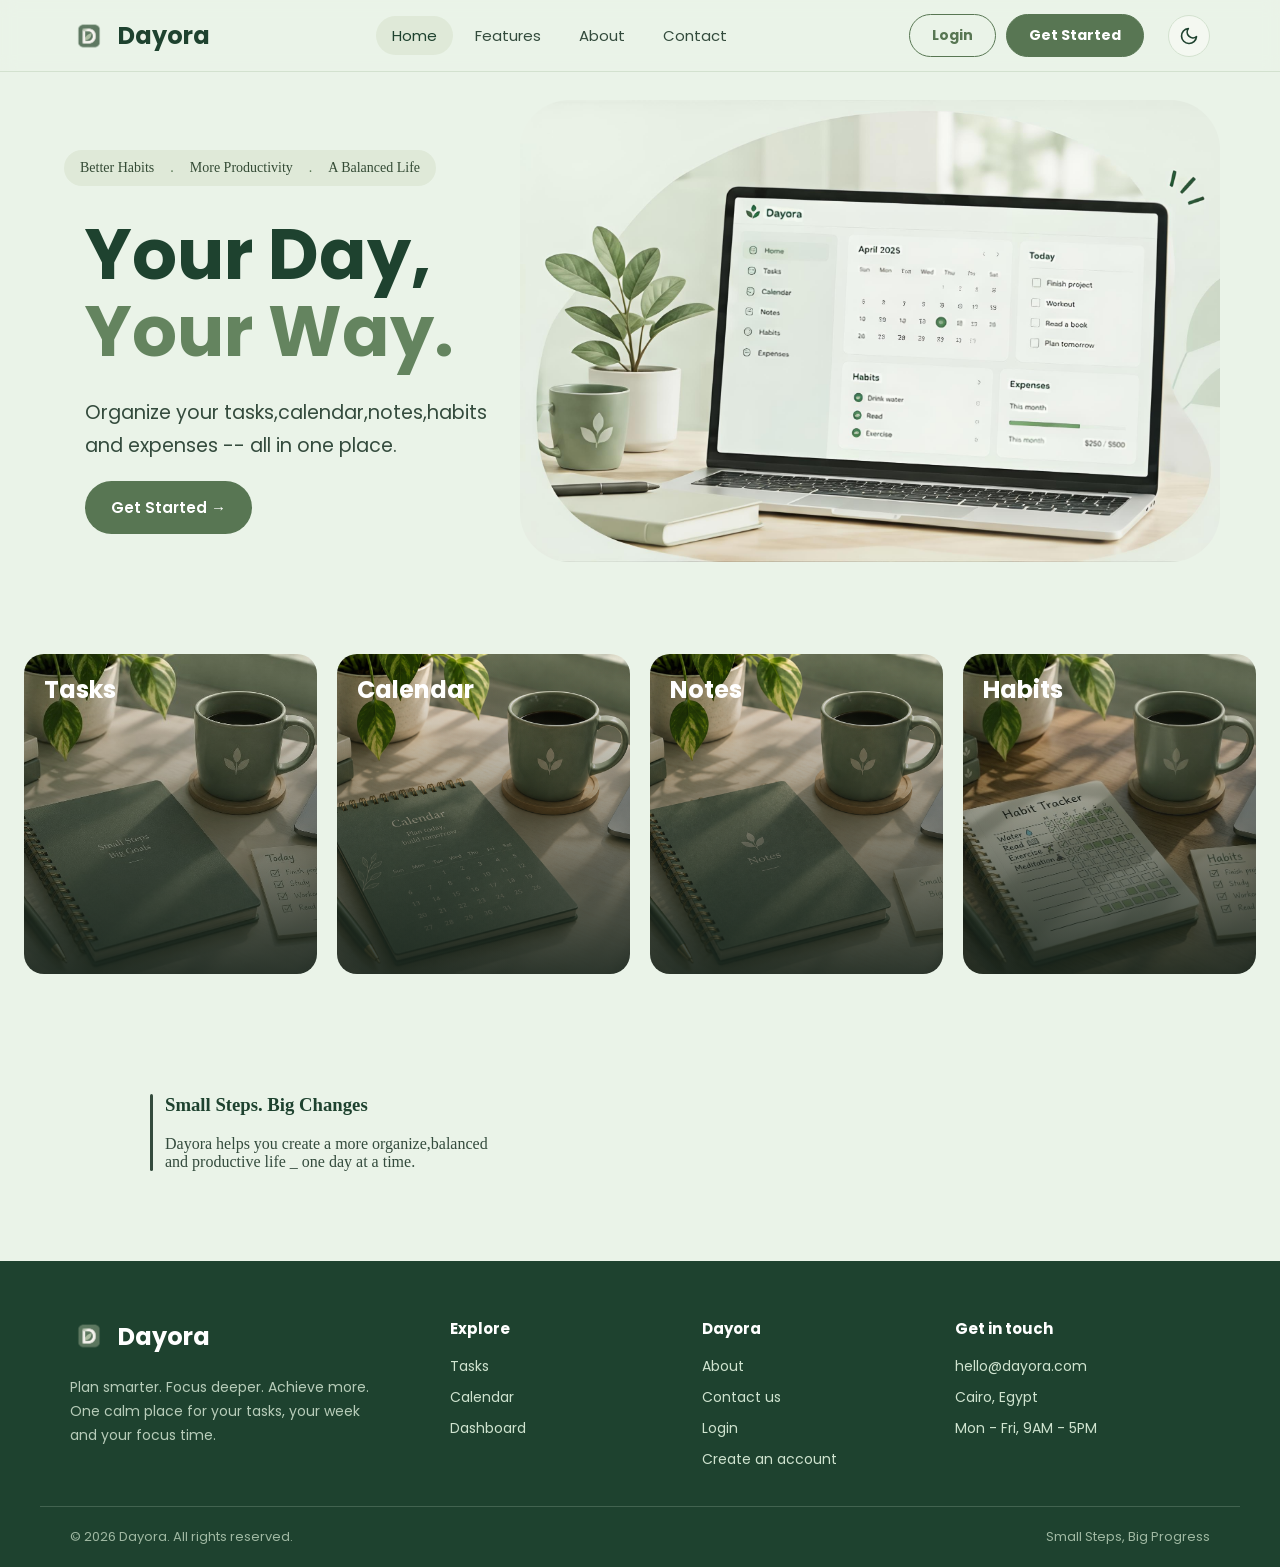
<file: index.html>
<!DOCTYPE html>
<html lang="en">
<head>
  <meta charset="UTF-8">
  <title>Dayora</title>
  <!-- The home page of the site is pages/home.html. This file only sends visitors there,
       so opening the project root (for example with Live Server) still lands on the right page. -->
  <meta http-equiv="refresh" content="0; url=pages/home.html">
  <script>location.replace('pages/home.html');</script>
</head>
<body>
  <p><a href="pages/home.html">Continue to Dayora</a></p>
</body>
</html>
</file>
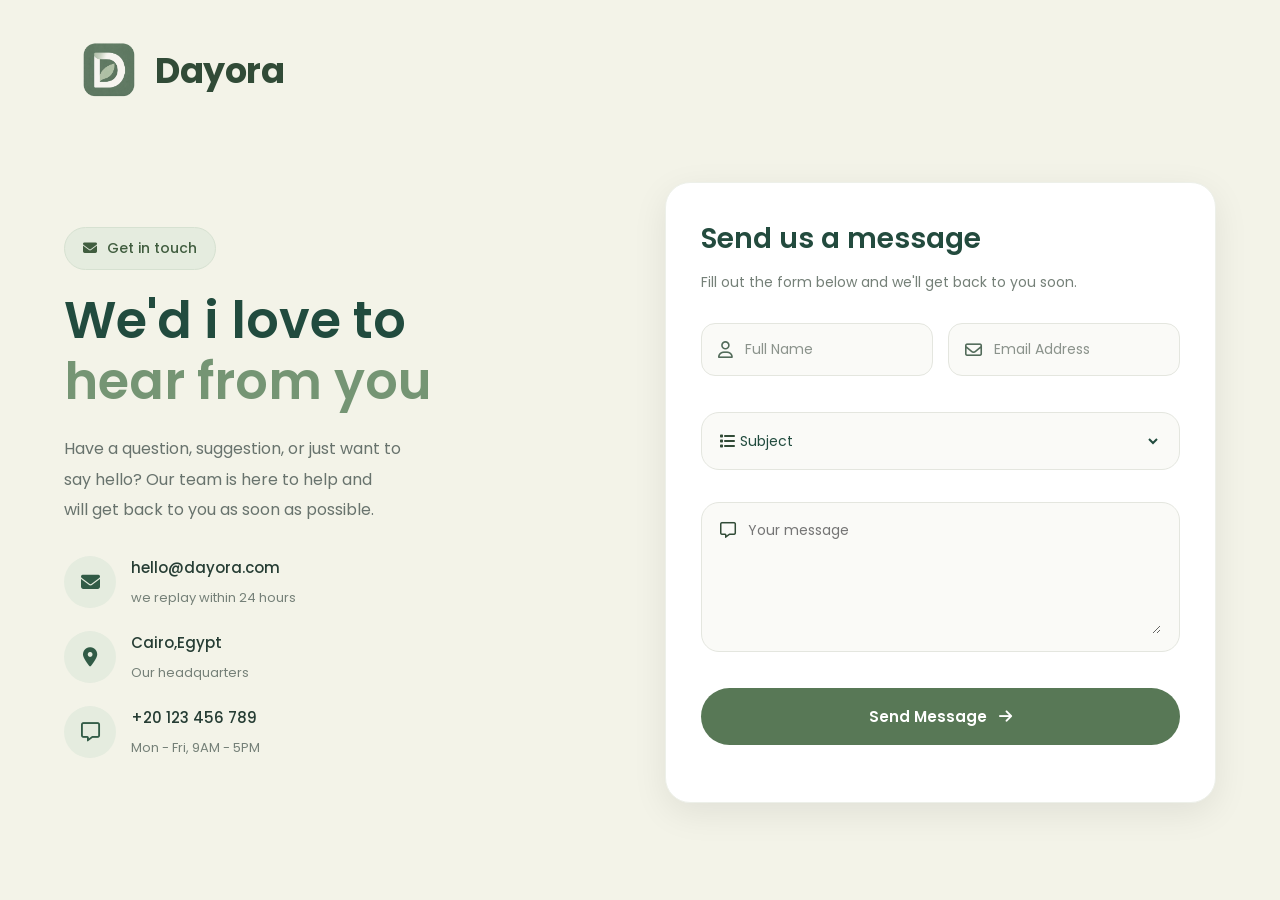
<file: pages/contact.html>
<!DOCTYPE html>
<html lang="en">
<head>
    <meta charset="UTF-8">
    <meta name="viewport" content="width=device-width, initial-scale=1.0">
    <title>Doyora</title>
    <link rel="stylesheet" href="../css/contact.css">
    <link href="https://fonts.googleapis.com/css2?family=Poppins:wght@400;700;800&display=swap" rel="stylesheet">
    <link rel="stylesheet" href="https://cdnjs.cloudflare.com/ajax/libs/font-awesome/6.5.2/css/all.min.css">
</head>
<body>
    <header class="sit_header">
        <a href="home.html" class="brand">
            <img src="../imgs/file_00000000322c8210980e21a958c092d7.png" alt="Dayora logo" class="brand_logo">
            <span class="brand_name">Dayora</span>
        </a>
    </header>
    <div class="contact_layout">
    <div class="contact_left">
    <div class="contact_label">
        <i class="fa-solid fa-envelope"></i>
        <span>Get in touch</span>
    </div>
    <h1 class="contact_heading">
        <span class="first">We'd i love to </span><br><span class="second">hear from you</span>
    </h1>
    <p class="contact_description">Have a question, suggestion, or just want to <br>say hello? Our team is here to help and <br>will get back to you as soon as possible.</p>
    <div class="contact_details">
        <div class="contact_item">
        <i class="fa-solid fa-envelope"></i>
        <div>
        <p>hello@dayora.com</p>
        <span>we replay within 24 hours</span>
        </div>
        </div>
        <div class="contact_item">
            <i class="fa-solid fa-location-dot"></i>
            <div>
            <p>Cairo,Egypt</p>
            <span>Our headquarters</span>
            </div>
        </div>
        <div class="contact_item">
            <i class="fa-regular fa-message"></i>
            <div>
            <p>+20 123 456 789</p>
            <span>Mon - Fri, 9AM - 5PM</span>
            </div>
        </div>
    </div>
    </div>
    <div class="contact_right">
    <div class="contact_form_card">
        <h2>Send us a message</h2>
        <p class="form_description">
            Fill out the form below and we'll get back to
            you soon. 
        </p>

        <form class="contact_form">
            <div class="form_row">
              <div class="col_field">
                <label class="input_box">
                    <i class="fa-regular fa-user"></i>
                    <input type="text" placeholder="Full Name" required>
                </label>
                <span class="field_error_msg" data-error="name"></span>
                </div>
                <div class="col_field">
                <label class="input_box">
                    <i class="fa-regular fa-envelope"></i>
                    <input type="email" placeholder="Email Address" required>
                </label>
                <span class="field_error_msg" data-error="email"></span>
                </div>
            </div>

            <label class="input_box_subject_box">
                <i class="fa-solid fa-list"></i>
                <select required>
                    <option value="" disabled selected>
                        Subject
                    </option>
                    <option value="General Inquiry">General Inquiry</option>
                    <option value="Feedback">Feedback</option>
                    <option value="Technical Support">Technical Support</option>
                    <option value="Other">Other</option>
                </select>
            </label>

            <label class="input_box_message_box">
                <i class="fa-regular fa-message"></i>
                <textarea name="" id="" placeholder="Your message" required></textarea>
            </label>

            <button type="submit" class="send_button">
                Send Message
                <i class="fa-solid fa-arrow-right"></i>
            </button>
        </form>
    </div>
    </div>
    </div>
    <script src="../js/utils/valid.js"></script>
</body>
</html>
</file>
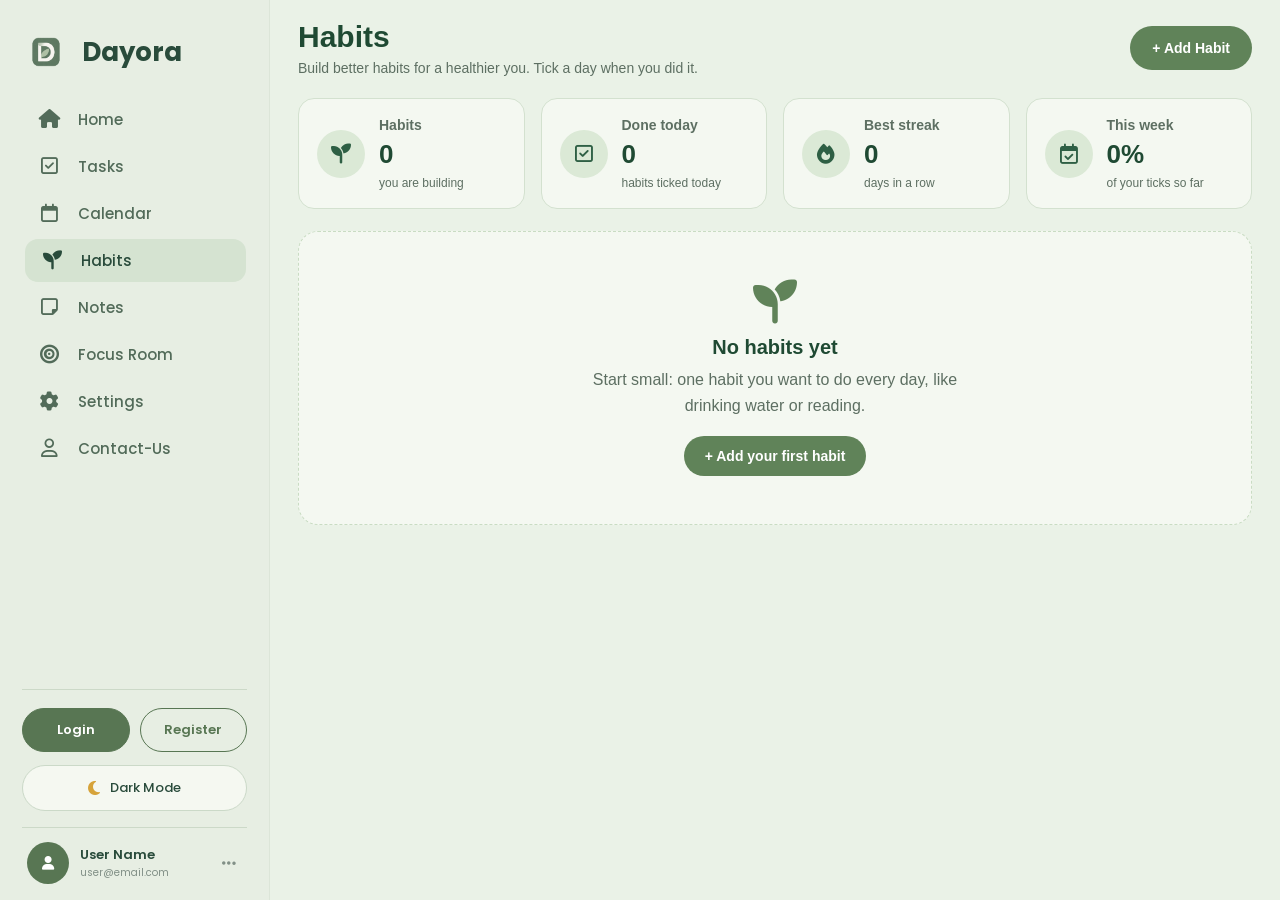
<file: pages/habits.html>
<!DOCTYPE html>
<html lang="en">
<head>
  <meta charset="utf-8">
  <meta name="viewport" content="width=device-width, initial-scale=1.0">
  <title>Dayora - Habits</title>
  <link rel="stylesheet" href="../css/planner.css">
  <link rel="stylesheet" href="../css/sidebar.css">
  <link rel="stylesheet" href="../css/app-pages.css">
  <link rel="stylesheet" href="../css/habits-notes.css">
  <link href="https://fonts.googleapis.com/css2?family=Poppins:wght@400;500;600;700&display=swap" rel="stylesheet">
  <script src="../js/utils/theme.js"></script>
</head>
<body>
  <div class="app">

    <div id="app-sidebar"></div>

    <div class="main">

      <div class="page-head">
        <div>
          <h1>Habits</h1>
          <p>Build better habits for a healthier you. Tick a day when you did it.</p>
        </div>
        <div class="tools">
          <button class="add-btn" id="add-habit" type="button">+ Add Habit</button>
        </div>
      </div>

      <!-- the four numbers on top (calculated from the habits) -->
      <div class="stats">
        <div class="stat-card">
          <div class="icon"><i class="fa-solid fa-seedling"></i></div>
          <div><h3>Habits</h3><p class="number" id="s-total">0</p><p class="note">you are building</p></div>
        </div>
        <div class="stat-card">
          <div class="icon"><i class="fa-regular fa-square-check"></i></div>
          <div><h3>Done today</h3><p class="number" id="s-today">0</p><p class="note" id="s-today-note">&nbsp;</p></div>
        </div>
        <div class="stat-card">
          <div class="icon"><i class="fa-solid fa-fire"></i></div>
          <div><h3>Best streak</h3><p class="number" id="s-streak">0</p><p class="note">days in a row</p></div>
        </div>
        <div class="stat-card">
          <div class="icon"><i class="fa-regular fa-calendar-check"></i></div>
          <div><h3>This week</h3><p class="number" id="s-week">0%</p><p class="note">of your ticks so far</p></div>
        </div>
      </div>

      <!-- the habits (drawn by js/habits.js) -->
      <div class="habit-list" id="habit-list"></div>

    </div>
  </div>

  <script src="../js/utils/ui.js"></script>
  <script src="../js/sidebar.js"></script>
  <script src="../js/utils/notify.js"></script>
  <script src="../js/reminders.js"></script>
  <script src="../js/habits.js"></script>
</body>
</html>
</file>
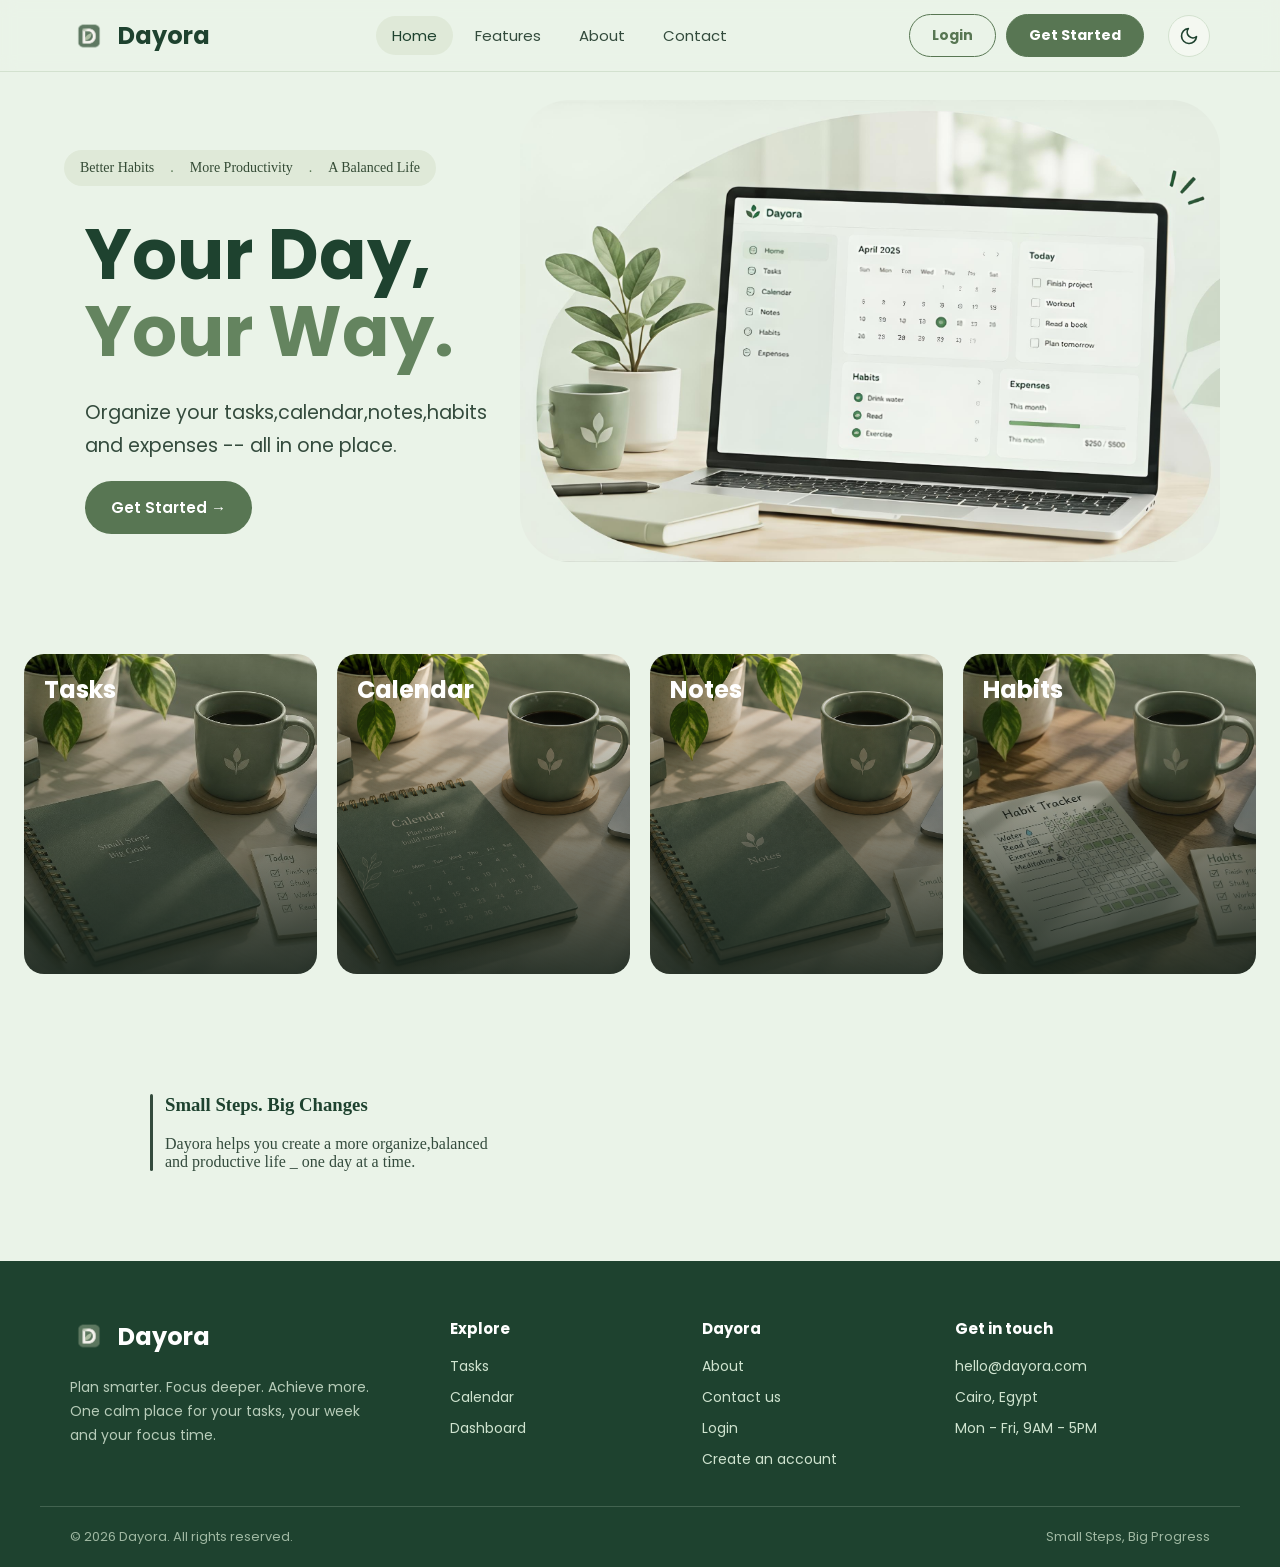
<file: pages/home.html>
<!DOCTYPE html>
<html lang="en">
<head>
    <meta charset="UTF-8">
    <meta name="viewport" content="width=device-width, initial-scale=1.0">
    <title>Dayora</title>
    <link rel="stylesheet" href="../css/home.css">
    <link href="https://fonts.googleapis.com/css2?family=Poppins:wght@400;700;800&display=swap" rel="stylesheet">
    <!-- Dark mode shared by all pages; loaded here so a saved dark choice never flashes white first -->
    <script src="../js/utils/theme.js"></script>
</head>
<body>
    <!-- Top navigation bar -->
    <header class="site-nav">
        <div class="site-nav_inner">
            <a href="home.html" class="site-brand">
                <img src="../imgs/file_00000000322c8210980e21a958c092d7.png" alt="">
                <span>Dayora</span>
            </a>

            <nav class="site-nav_menu" id="navMenu" aria-label="Main">
                <ul class="site-nav_links">
                    <li><a href="home.html" class="active">Home</a></li>
                    <li><a href="#features">Features</a></li>
                    <li><a href="#about">About</a></li>
                    <li><a href="contact.html">Contact</a></li>
                </ul>
                <div class="site-nav_actions">
                    <a href="login.html" class="site-nav_login" id="navLogin">Login</a>
                    <a href="login.html" class="site-nav_cta" id="navCta">Get Started</a>
                </div>
            </nav>

            <div class="site-nav_tools">
                <!-- Dark mode: the moon shows in light mode, the sun in dark mode -->
                <button class="site-nav_theme" type="button" data-theme-toggle aria-label="Switch to dark mode" aria-pressed="false">
                    <svg class="icon-moon" width="20" height="20" viewBox="0 0 24 24" fill="none" stroke="currentColor" stroke-width="2" stroke-linecap="round" stroke-linejoin="round" aria-hidden="true"><path d="M21 12.8A9 9 0 1 1 11.2 3a7 7 0 0 0 9.8 9.8z"/></svg>
                    <svg class="icon-sun" width="20" height="20" viewBox="0 0 24 24" fill="none" stroke="currentColor" stroke-width="2" stroke-linecap="round" stroke-linejoin="round" aria-hidden="true"><circle cx="12" cy="12" r="4"/><path d="M12 2v2M12 20v2M4.9 4.9l1.4 1.4M17.7 17.7l1.4 1.4M2 12h2M20 12h2M4.9 19.1l1.4-1.4M17.7 6.3l1.4-1.4"/></svg>
                </button>
                <button class="site-nav_toggle" type="button" id="navToggle" aria-label="Open menu" aria-expanded="false" aria-controls="navMenu">
                    <span></span><span></span><span></span>
                </button>
            </div>
        </div>
    </header>

    <div class="image">
    <img src="../imgs/IMG_20261015_225418.png" alt="Conceptual image"> <!--Image of the right side of the home page -->
    </div>
    <div class="bages"> <!--The first paragraph on the home page-->
        <span>Better Habits</span><!--First word -->
        <span class="dot">.</span>
        <span>More Productivity</span><!--Second word -->
        <span class="dot">.</span>
        <span>A Balanced Life</span><!--Third word -->
    </div>
    <h1 class="Your">
        <span class="Your_Day">Your Day,</span><br><span class="Your_Way">Your Way.</span>
    </h1>
    <p class="paragraph">
    Organize your tasks,calendar,notes,habits <br> and expenses -- all in one place.
    </p> <!--This paragraph tells the user what the websit does -->
    <a href="login.html" class="get_started">Get Started &rarr;</a>
    <div class="hero" id="features">
    <div class="task_child">
    <div class="task_content">
        <h2>Tasks</h2>
        <p>Stay organized and <br> get things done.</p>
        <a href="tasks.html" class="task">Explore Tasks</a>
    </div>
    </div>
    <div class="calendar_child">
    <div class="calendar_content">
        <h2>Calendar</h2>
        <p>Keep tracks of your important <br> dates and appointments</p>
        <a href="planner.html" class="task">Explore Calendar</a>
    </div>
    </div>
    <div class="notes_child">
    <div class="notes_content">
        <h2>Notes</h2>
        <p>Capture your ideas <br> and thoughts.</p>
        <a href="#" class="task">Explore Notes</a>
    </div>
    </div>
     <div class="habit_child">
    <div class="habit_content">
        <h2>Habits</h2>
        <p>Build better habits <br> for a healthier.</p>
        <a href="#" class="task">Explore Habits</a>
    </div>
    </div>
    <!--<div class="expenses_child">
    <div class="expenses_content">
       <h2>Expenses</h2>
        <p>Track your money <br> and reach your goals.</p>
        <a href="#" class="task">Explore Expenses</a> 
    </div>
    </div> -->
    </div>
    <div class="head3" id="about">
        <h3>Small Steps. Big Changes</h3>
        <p>Dayora helps you create a more organize,balanced <br> and productive life _ one day at a time.</p>
    </div>

    <!-- Footer -->
    <footer class="site-footer">
        <div class="site-footer_inner">
            <div class="site-footer_about">
                <a href="home.html" class="site-brand">
                    <img src="../imgs/file_00000000322c8210980e21a958c092d7.png" alt="">
                    <span>Dayora</span>
                </a>
                <p>Plan smarter. Focus deeper. Achieve more. One calm place for your tasks, your week and your focus time.</p>
            </div>

            <div class="site-footer_col">
                <h4>Explore</h4>
                <ul>
                    <li><a href="tasks.html">Tasks</a></li>
                    <li><a href="planner.html">Calendar</a></li>
                    <li><a href="dashboard.html">Dashboard</a></li>
                </ul>
            </div>

            <div class="site-footer_col">
                <h4>Dayora</h4>
                <ul>
                    <li><a href="#about">About</a></li>
                    <li><a href="contact.html">Contact us</a></li>
                    <li><a href="login.html">Login</a></li>
                    <li><a href="login.html">Create an account</a></li>
                </ul>
            </div>

            <div class="site-footer_col">
                <h4>Get in touch</h4>
                <ul>
                    <li><a href="mailto:hello@dayora.com">hello@dayora.com</a></li>
                    <li>Cairo, Egypt</li>
                    <li>Mon - Fri, 9AM - 5PM</li>
                </ul>
            </div>
        </div>

        <div class="site-footer_bottom">
            <span>&copy; <span id="year">2026</span> Dayora. All rights reserved.</span>
            <span>Small Steps, Big Progress</span>
        </div>
    </footer>

    <script>
        // Logged in already? Show a Dashboard button instead of Login / Get Started.
        if (localStorage.getItem('dayora_token')) {
            var login = document.getElementById('navLogin');
            var cta = document.getElementById('navCta');
            login.style.display = 'none';
            cta.textContent = 'Dashboard';
            cta.href = 'dashboard.html';
        }

        // Menu button on small screens.
        var toggle = document.getElementById('navToggle');
        var menu = document.getElementById('navMenu');
        toggle.addEventListener('click', function () {
            var open = menu.classList.toggle('open');
            toggle.setAttribute('aria-expanded', open);
        });
        menu.addEventListener('click', function (e) {
            if (e.target.tagName === 'A') { menu.classList.remove('open'); toggle.setAttribute('aria-expanded', false); }
        });

        document.getElementById('year').textContent = new Date().getFullYear();
    </script>
</body>
</html>
</file>
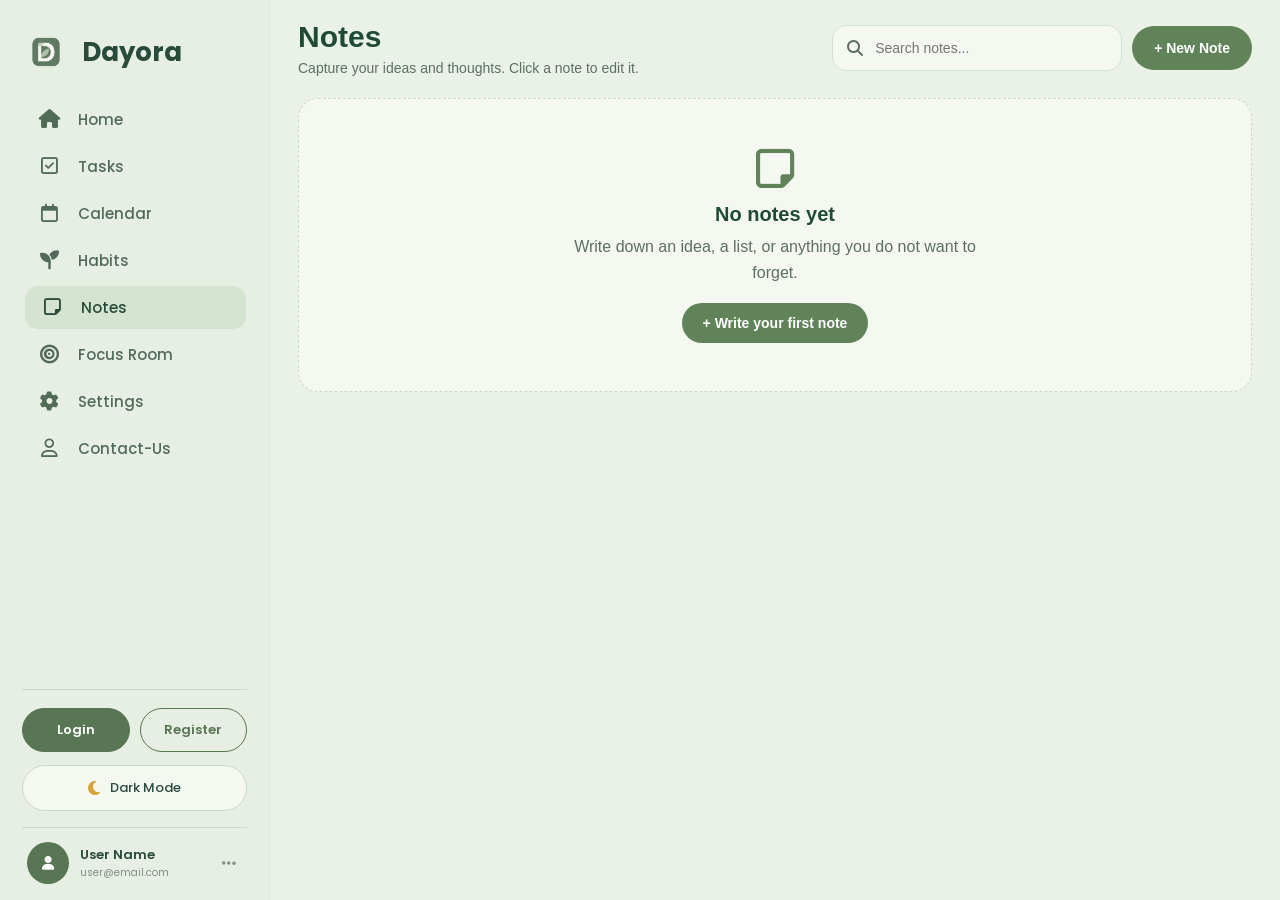
<file: pages/notes.html>
<!DOCTYPE html>
<html lang="en">
<head>
  <meta charset="utf-8">
  <meta name="viewport" content="width=device-width, initial-scale=1.0">
  <title>Dayora - Notes</title>
  <link rel="stylesheet" href="../css/planner.css">
  <link rel="stylesheet" href="../css/sidebar.css">
  <link rel="stylesheet" href="../css/app-pages.css">
  <link rel="stylesheet" href="../css/habits-notes.css">
  <link href="https://fonts.googleapis.com/css2?family=Poppins:wght@400;500;600;700&display=swap" rel="stylesheet">
  <script src="../js/utils/theme.js"></script>
</head>
<body>
  <div class="app">

    <div id="app-sidebar"></div>

    <div class="main">

      <div class="page-head">
        <div>
          <h1>Notes</h1>
          <p>Capture your ideas and thoughts. Click a note to edit it.</p>
        </div>
        <div class="tools">
          <div class="search notes-search">
            <i class="fa-solid fa-magnifying-glass" aria-hidden="true"></i>
            <input type="text" id="search" placeholder="Search notes..." aria-label="Search notes">
          </div>
          <button class="add-btn" id="add-note" type="button">+ New Note</button>
        </div>
      </div>

      <!-- the notes (drawn by js/notes.js) -->
      <div class="notes-grid" id="notes-grid"></div>

    </div>
  </div>

  <script src="../js/utils/ui.js"></script>
  <script src="../js/sidebar.js"></script>
  <script src="../js/utils/notify.js"></script>
  <script src="../js/reminders.js"></script>
  <script src="../js/notes.js"></script>
</body>
</html>
</file>
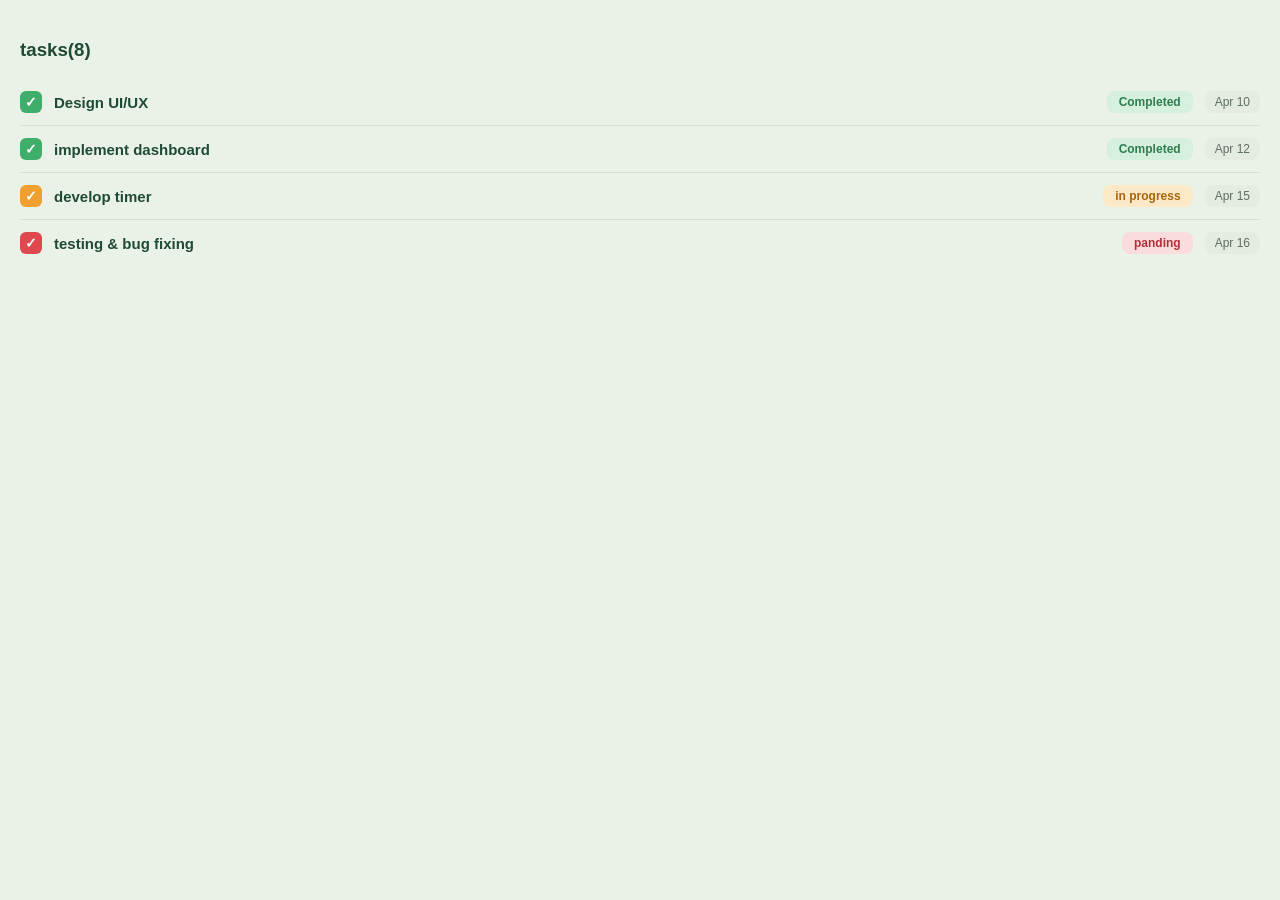
<file: pages/Projects.html>
<!DOCTYPE html>
<html lang="en">
<head>
    <meta charset="UTF-8">
    <meta name="viewport" content="width=device-width, initial-scale=1.0">
    <title>Document</title>
    <link rel="stylesheet" href="../css/projects.css">
</head>
<body>
    <div class"tasks-card"></div>
    <h3>tasks(8)</h3>
     <div class="task">
      <div class="box green">✓</div>
      <span class="task-name">Design UI/UX</span>
      <span class="status completed">Completed</span>
      <span class="date">Apr 10</span>
    </div>
     <div class="task">
      <div class="box green">✓</div>
      <span class="task-name">implement dashboard</span>
      <span class="status completed">Completed</span>
      <span class="date">Apr 12</span>
    </div>
     <div class="task">
      <div class="box orange">✓</div>
      <span class="task-name">develop timer</span>
      <span class="status in progress">in progress</span>
      <span class="date">Apr 15</span>
    </div>
     <div class="task">
      <div class="box red">✓</div>
      <span class="task-name">testing & bug fixing</span>
      <span class="status pending">panding</span>
      <span class="date">Apr 16</span>
    </div>
    
</body>
</html>
</file>
<file: css/contact.css>
.sit_header{
    padding: 25px 5%;
}
.brand{
    text-decoration: none;
    display: inline-flex;
    align-items: center;
    gap: 1px;
    color: #314b37;
}
.brand_logo{
    width: 90px;
    height: 90px;
    object-fit: contain;

}
.brand_name{
    font-size: 35px;
    font-weight: 700;
    letter-spacing: -0.5px;
}
 /* ==============================
   DAYORA - CONTACT PAGE
============================== */

* {
    box-sizing: border-box;
}
body {
    margin: 0;
    background-color: #f3f3e8;
    font-family: 'Poppins', sans-serif;
    color: #314b37;
}
/* ==============================
   CONTACT LAYOUT
============================== */
.contact_layout {
    display: grid;
    grid-template-columns: minmax(0, 1fr) minmax(0, 1fr);
    align-items: center;
    gap: 50px;
    width: 90%;
    max-width: 1250px;
    margin: 35px auto 60px;
}
.contact_left,
.contact_right {
    width: 100%;
    min-width: 0;
}
/* ==============================
   CONTACT LABEL
============================== */

.contact_label {
    display: inline-flex;
    align-items: center;
    gap: 10px;

    padding: 10px 18px;
    margin-bottom: 20px;

    background-color: #e5ecdf;
    border: 1px solid #d6e1d1;
    border-radius: 30px;

    color: #405d3f;
    font-size: 14px;
    font-weight: 500;
}
/* ==============================
   CONTACT HEADING
============================== */
.contact_heading {
    margin: 0 0 22px;
    color: #214b3e;
    font-size: clamp(36px, 4vw, 58px);
    font-weight: 600;
    line-height: 1.2;
    overflow-wrap: normal;
}
.contact_heading .first {
    color: #214b3e;
}
.contact_heading .second {
    display: block;
    color: #759574;
}
/* ==============================
   CONTACT DESCRIPTION
============================== */
.contact_description {
    max-width: 470px;
    margin: 0 0 30px;

    color: #68736d;
    font-size: 16px;
    line-height: 1.9;
}
/* ==============================
   CONTACT DETAILS
============================== */
.contact_details {
    display: flex;
    flex-direction: column;
    gap: 22px;
}
.contact_item {
    display: flex;
    align-items: center;
    gap: 15px;
}
.contact_item > i {
    display: flex;
    align-items: center;
    justify-content: center;
    flex-shrink: 0;
    width: 52px;
    height: 52px;
    background-color: #e5ecdf;
    border-radius: 50%;
    color: #315b46;
    font-size: 19px;
}
.contact_item p {
    margin: 0 0 5px;
    color: #263d34;
    font-size: 15px;
    font-weight: 500;
}
.contact_item span {
    color: #758078;
    font-size: 13px;
}
/* ==============================
   FORM CARD
============================== */
.contact_form_card {
    width: 100%;
    min-width: 0;
    padding: 35px;
    background-color: #ffffff;
    border: 1px solid #edf0e9;
    border-radius: 25px;
    box-shadow: 0 10px 35px rgba(0, 0, 0, 0.08);
    transition: transform 0.3s ease,
                box-shadow 0.3s ease;
}
.contact_form_card:hover {
    transform: translateY(-4px);
    box-shadow: 0 15px 40px rgba(0, 0, 0, 0.11);
}
.contact_form_card h2 {
    margin: 0 0 10px;
    color: #234b3e;
    font-size: 28px;
    font-weight: 600;
}
.form_description {
    margin: 0 0 28px;
    color: #758078;
    font-size: 14px;
    line-height: 1.8;
}
/* ==============================
   FORM STRUCTURE
============================== */
.contact_form {
    display: flex;
    flex-direction: column;
    gap: 16px;
    width: 100%;
}
.form_row {
    display: grid;
    grid-template-columns: repeat(2, minmax(0, 1fr));
    gap: 15px;
    width: 100%;
}
/* ==============================
   INPUT FIELDS
============================== */
.input_box {
    display: flex;
    align-items: center;
    gap: 12px;
    width: 100%;
    min-width: 0;
    padding: 15px 16px;
    background-color: #fafaf7;
    border: 1px solid #e4e6df;
    border-radius: 14px;
    transition: border-color 0.3s ease,
                box-shadow 0.3s ease,
                background-color 0.3s ease;
}
.input_box > i {
    flex-shrink: 0;
    color: #526b5a;
    font-size: 17px;
}
.input_box input,
.input_box select,
.input_box textarea {
    flex: 1;
    width: 100%;
    min-width: 0;
    padding: 0;
    border: none;
    outline: none;
    background: transparent;
    color: #263d34;
    font-family: inherit;
    font-size: 14px;
}

.input_box input::placeholder,
.input_box textarea::placeholder {
    color: #8b938c;
}
/* Focus effect */
.input_box:focus-within {
    border-color: #587856;
    background-color: #ffffff;
    box-shadow: 0 0 0 3px rgba(88, 120, 86, 0.12);
}
/* ==============================
   SUBJECT FIELD
============================== */
.input_box_subject_box {
    display: flex;
    align-items: center;
    width: 100%;
    min-width: 0;
    min-height: 58px;
    margin-top: 20px;
    margin-bottom: 16px;
    padding: 14px 18px;
    border: 1px solid #e4e6df;
    border-radius: 18px;
    background-color: #fafaf7;
    box-sizing: border-box;
}
.input_box_subject_box select {
    cursor: pointer;
    flex: 1;
    width: 100%;
    min-width: 0;
    border: none;
    outline: none;
    background: transparent;
    color: #214b3e;
    font-family: 'Poppins',sans-serif;
    font-size: 14px;
}
/* ==============================
   MESSAGE FIELD
============================== */
.input_box_message_box {
    display: flex;
    align-items: flex-start;
    margin-bottom: 20px;
    width: 100%;
    min-width: 0;
    gap: 12px;
    min-height: 150px;
    padding: 16px 18px;
    border: 1px solid #e4e6df;
    border-radius: 18px;
    background-color: #fafaf7;
    box-sizing: border-box;
}
.input_box_message_box > i {
    margin-top: 3px;
}
.input_box_message_box textarea {
    flex: 1;
    width: 100%;
    min-width: 0;
    min-height: 115px;
    padding: 0;
    border: none;
    outline: none;
    background: transparent;
    color: #214b3e;
    font-family: 'Poppins',sans-serif;
    font-size: 14px;
    box-sizing: border-box;
    line-height: 1.6;
    resize: vertical;
}
/* ==============================
   SEND BUTTON
============================== */
.send_button {
    display: flex;
    align-items: center;
    justify-content: center;
    gap: 12px;
    width: 100%;
    padding: 17px 24px;
    background-color: #587856;
    color: #ffffff;
    border: none;
    border-radius: 30px;
    font-family: inherit;
    font-size: 15px;
    font-weight: 600;
    cursor: pointer;
    transition: background-color 0.3s ease,
                transform 0.3s ease,
                box-shadow 0.3s ease;
}
.send_button:hover {
    background-color: #405d3f;
    transform: translateY(-3px);
    box-shadow: 0 8px 18px rgba(64, 93, 63, 0.2);
}
.send_button i {
    transition: transform 0.3s ease;
}
.send_button:hover i {
    transform: translateX(5px);
}
/* ==============================
   TABLET
============================== */
@media (max-width: 992px) {
    .contact_layout {
        grid-template-columns: minmax(0, 1fr);
        gap: 35px;

        width: 90%;
        max-width: 680px;
        margin: 30px auto 50px;
    }
    .contact_left,
    .contact_right {
        width: 100%;
    }
    .contact_heading {
        font-size: clamp(36px, 6vw, 48px);
    }
    .contact_description {
        max-width: 100%;
    }
}
/* ==============================
   MOBILE
============================== */
@media (max-width: 600px) {
    .contact_layout {
        width: 100%;
        padding: 20px 16px;
        margin: 15px auto 35px;
        gap: 28px;
    }
    .contact_label {
        font-size: 12px;
        padding: 8px 14px;
    }
    .contact_heading {
        font-size: clamp(30px, 8vw, 38px);
        line-height: 1.25;
        margin-bottom: 18px;
    }
    .contact_description {
        font-size: 14px;
        line-height: 1.8;
        margin-bottom: 25px;
    }
    .contact_details {
        gap: 18px;
    }
    .contact_item {
        gap: 12px;
    }
    .contact_item > i {
        width: 44px;
        height: 44px;
        font-size: 16px;
    }
    .contact_item p {
        font-size: 14px;
    }

    .contact_item span {
        font-size: 12px;
    }

    .contact_form_card {
        padding: 24px 16px;
        border-radius: 22px;
    }

    .contact_form_card h2 {
        font-size: 24px;
    }

    .form_description {
        font-size: 13px;
        margin-bottom: 22px;
    }

    .contact_form {
        gap: 14px;
    }

    .form_row {
        grid-template-columns: minmax(0, 1fr);
        gap: 14px;
    }

    .input_box {
        padding: 14px;
        border-radius: 12px;
    }

    .input_box_subject_box {
        margin-top: 8px;
        min-height: 54px;
    }

    .input_box_message_box {
        min-height: 130px;
    }

    .input_box_message_box textarea {
        min-height: 95px;
    }

    .send_button {
        padding: 16px 14px;
        font-size: 14px;
    }
}

/* Prevent horizontal overflow */
img,
input,
select,
textarea {
    max-width: 100%;
}
/* ==============================
   VALIDATION STATES (VALID / INVALID)
============================== */
.input_box.is-valid,
.input_box_subject_box.is-valid,
.input_box_message_box.is-valid {
    border-color: #4f8a5b;
    background-color: #f4faf5;
}

.input_box.is-valid > i,
.input_box_subject_box.is-valid > i,
.input_box_message_box.is-valid > i {
    color: #4f8a5b;
}

.input_box.is-invalid,
.input_box_subject_box.is-invalid,
.input_box_message_box.is-invalid {
    border-color: #c94a4a;
    background-color: #fdf5f5;
}

.input_box.is-invalid > i,
.input_box_subject_box.is-invalid > i,
.input_box_message_box.is-invalid > i {
    color: #c94a4a;
}
.field_group{
    display: flex;
    flex-direction: column;
    gap: 6px;
    min-width: 0;
}
.field_group .input_box_subject_box,
.field_group .input_box_message_box{
    margin-top: 0;
    margin-bottom: 0;
}
.col_field{
    display: flex;
    flex-direction: column;
    gap: 6px;
    min-width: 0;
}
.field_error_msg {
    display: block;
    padding-left: 6px;
    color: #c94a4a;
    font-size: 12px;
    font-weight: 500;
}
.field_error_msg:empty{
    display: none;
}
.form_status_msg {
    margin: 6px 0 0;
    font-size: 13px;
    font-weight: 500;
    text-align: center;
}

.form_status_msg.error {
    color: #c94a4a;
}

.form_status_msg.success {
    color: #3b7a48;
}
</file>
<file: css/planner.css>
body {
  margin: 0;
  background: #eaf2e7;
  font-family: Arial, sans-serif;
  color: #1f4a33;
}

button,
input {
  font-family: Arial, sans-serif;
}

/* الصفحة كلها: الشريط الأخضر جنب الجزء الرئيسي */
.app {
  display: flex;
  min-height: 100vh;
}

/* ========== الشريط الأخضر ========== */
.sidebar {
  width: 250px;
  background: #1f4a33;
  padding: 24px 16px;

  display: flex;
  flex-direction: column;
  gap: 28px;
}

.logo {
  display: flex;
  align-items: center;
  gap: 12px;
  padding: 0 8px;
  color: white;
  font-size: 22px;
  font-weight: bold;
}

.logo img {
  width: 30px;
  height: 30px;
}

.menu {
  flex: 1;
  display: flex;
  flex-direction: column;
  gap: 4px;
}

.menu-link {
  display: flex;
  align-items: center;
  gap: 12px;
  padding: 12px 14px;
  border-radius: 12px;
  color: #cfe3cf;
  text-decoration: none;
  font-size: 14px;
  font-weight: bold;
}

.menu-link img {
  width: 20px;
  height: 20px;
}

.menu-link:hover {
  background: #2e5f44;
}

.active {
  background: #eaf2e7;
  color: #1f4a33;
}

/* ========== الجزء الرئيسي ========== */
.main {
  flex: 1;
  padding: 20px 28px;
}

/* ========== الصف الأول: بحث + إشعارات + المستخدم ========== */
.topbar {
  display: flex;
  justify-content: space-between;
  align-items: center;
  margin-bottom: 22px;
}

.search {
  width: 400px;
  height: 44px;
  background: #f4f8f1;
  border: 1px solid #d3e1cf;
  border-radius: 14px;
  padding: 0 14px;

  display: flex;
  align-items: center;
  gap: 10px;
}

.search img {
  width: 18px;
  height: 18px;
}

.search input {
  flex: 1;
  border: none;
  outline: none;
  background: transparent;
  font-size: 14px;
  color: #1f4a33;
}

.top-right {
  display: flex;
  align-items: center;
  gap: 14px;
}

.bell {
  position: relative;
  width: 44px;
  height: 44px;
  background: #f4f8f1;
  border: 1px solid #d3e1cf;
  border-radius: 14px;
  cursor: pointer;

  display: flex;
  align-items: center;
  justify-content: center;
}

.bell img {
  width: 20px;
  height: 20px;
}

.dot {
  position: absolute;
  top: 10px;
  right: 11px;
  width: 9px;
  height: 9px;
  border-radius: 50%;
  background: #d64550;
  border: 2px solid #f4f8f1;
}

.user {
  display: flex;
  align-items: center;
  gap: 10px;
}

.avatar {
  width: 44px;
  height: 44px;
  border-radius: 50%;
  background: #1f4a33;
  color: white;
  font-weight: bold;

  display: flex;
  align-items: center;
  justify-content: center;
}

.user-name {
  font-size: 14px;
  font-weight: bold;
}

.user-role {
  font-size: 12px;
  color: #5d6f62;
}

/* ========== الصف التاني: العنوان والأزرار ========== */
.page-head {
  display: flex;
  justify-content: space-between;
  align-items: center;
  margin-bottom: 22px;
}

.page-head h1 {
  margin: 0;
  font-size: 30px;
}

.page-head p {
  margin: 6px 0 0;
  font-size: 14px;
  color: #5d6f62;
}

.tools {
  display: flex;
  align-items: center;
  gap: 10px;
}

.week-nav {
  display: flex;
  align-items: center;
  gap: 4px;
  padding: 4px;
  background: #f4f8f1;
  border: 1px solid #d3e1cf;
  border-radius: 14px;
}

.arrow {
  width: 36px;
  height: 36px;
  border: none;
  background: transparent;
  cursor: pointer;

  display: flex;
  align-items: center;
  justify-content: center;
}

.arrow img {
  width: 18px;
  height: 18px;
}

.week-label {
  padding: 0 10px;
  font-size: 14px;
  font-weight: bold;
}

.today-btn {
  height: 44px;
  padding: 0 18px;
  background: #f4f8f1;
  border: 1px solid #d3e1cf;
  border-radius: 14px;
  color: #1f4a33;
  font-size: 14px;
  font-weight: bold;
  cursor: pointer;
}

.add-btn {
  height: 44px;
  padding: 0 22px;
  background: #608359;
  border: none;
  border-radius: 99px;
  color: white;
  font-size: 14px;
  font-weight: bold;
  cursor: pointer;

  display: flex;
  align-items: center;
  gap: 8px;
}

.add-btn img {
  width: 16px;
  height: 16px;
}

/* ========== كروت الملخص ========== */
.stats {
  display: flex;
  gap: 16px;
}

.stat-card {
  flex: 1;
  background: #f4f8f1;
  border: 1px solid #d3e1cf;
  border-radius: 16px;
  padding: 18px;

  display: flex;
  align-items: center;
  gap: 14px;
}

.icon {
  width: 48px;
  height: 48px;
  border-radius: 50%;
  background: #dbe9d6;

  display: flex;
  align-items: center;
  justify-content: center;
}

.icon img {
  width: 24px;
  height: 24px;
}

.stat-card h3 {
  margin: 0;
  font-size: 14px;
  color: #5d6f62;
}

.number {
  margin: 6px 0;
  font-size: 26px;
  font-weight: bold;
  color: #1f4a33;
}

.note {
  margin: 0;
  font-size: 12px;
  color: #5d6f62;
}

/* ========== الجدول الأسبوعي ========== */
.row {
  display: flex;
  gap: 20px;
  margin-top: 22px;
}

.week-card {
  flex: 1;
  background: #f4f8f1;
  border: 1px solid #d3e1cf;
  border-radius: 20px;
  padding: 20px;
}

/* فوق: العنوان والفلاتر */
.week-top {
  display: flex;
  justify-content: space-between;
  align-items: center;
  margin-bottom: 16px;
}

.week-top h2 {
  margin: 0;
  font-size: 18px;
}

.chips {
  display: flex;
  gap: 8px;
}

.chip {
  padding: 8px 14px;
  background: #f4f8f1;
  border: 1px solid #d3e1cf;
  border-radius: 99px;
  color: #1f4a33;
  font-size: 13px;
  font-weight: bold;
  cursor: pointer;
}

.chip-active {
  background: #1f4a33;
  border-color: #1f4a33;
  color: white;
}

/* صف الأيام */
.days-head {
  display: flex;
  padding-bottom: 8px;
}

.spacer {
  width: 56px;
}

.day-name {
  flex: 1;
  display: flex;
  flex-direction: column;
  align-items: center;
  gap: 4px;
}

.day-name small {
  font-size: 12px;
  font-weight: bold;
  color: #5d6f62;
}

.day-num {
  width: 34px;
  height: 34px;
  border-radius: 50%;

  display: flex;
  align-items: center;
  justify-content: center;
  font-weight: bold;
}

.today-num {
  background: #608359;
  color: white;
}

/* الجدول */
.grid {
  display: flex;
  border-top: 1px solid #d3e1cf;
}

.hours {
  width: 56px;
}

.hours span {
  display: block;
  height: 64px;
  padding-right: 10px;
  text-align: right;
  font-size: 11px;
  font-weight: bold;
  color: #5d6f62;
}

.day {
  flex: 1;
  position: relative;
  height: 704px;
  border-left: 1px solid #d3e1cf;
  background-image: repeating-linear-gradient(
    to bottom,
    transparent 0,
    transparent 63px,
    #d3e1cf 63px,
    #d3e1cf 64px
  );
}

.today {
  background-color: #eef5ea;
}

/* الجلسة */
.session {
  position: absolute;
  left: 4px;
  right: 4px;
  box-sizing: border-box;
  padding: 6px 8px;
  border-radius: 10px;
  overflow: hidden;
  font-size: 12px;
  cursor: pointer;
}

.session b {
  display: block;
  margin-bottom: 2px;
}

.session span {
  font-size: 11px;
}

/* ألوان أنواع الجلسات */
.study    { background: #dbe9d6; color: #2e5f44; }
.meeting  { background: #e8efcf; color: #55662b; }
.project  { background: #d3e8e3; color: #1f5a55; }
.review   { background: #f2e7d2; color: #7a5a22; }
.personal { background: #f4e0d6; color: #8a4a30; }

/* الجلسة المختارة */
.selected {
  box-shadow: 0 0 0 2px #2e5f44;
}
/* ===== "Due" row: tasks that are due this week, above the hour grid ===== */
.due-row {
  display: flex;
  padding-bottom: 8px;
  border-bottom: 1px solid #d3e1cf;
}

.due-label {
  display: flex;
  align-items: flex-start;
  justify-content: flex-end;
  box-sizing: border-box;
  padding: 6px 10px 0 0;
  font-size: 11px;
  font-weight: bold;
  text-transform: uppercase;
  letter-spacing: 0.4px;
  color: #5d6f62;
}

.due-day {
  flex: 1;
  min-width: 0;
  display: flex;
  flex-direction: column;
  gap: 4px;
  min-height: 30px;
  padding: 0 4px;
  border-left: 1px solid #d3e1cf;
}

.due-task {
  display: block;
  width: 100%;
  box-sizing: border-box;
  padding: 5px 8px;
  border: none;
  border-left: 4px solid #7fab78;
  border-radius: 8px;
  background: #dbe9d6;
  color: #2e5f44;
  font: inherit;
  font-size: 12px;
  font-weight: bold;
  text-align: left;
  white-space: nowrap;
  overflow: hidden;
  text-overflow: ellipsis;
  cursor: pointer;
  transition: transform 0.15s, box-shadow 0.15s;
}

.due-task:hover { transform: translateY(-1px); box-shadow: 0 4px 10px rgba(31, 74, 51, 0.15); }
.due-task:focus-visible { outline: 2px solid #1f4a33; outline-offset: 1px; }
.due-task.p-high { border-left-color: #d64550; background: #fde0de; color: #a3302a; }
.due-task.p-medium { border-left-color: #d6a33a; background: #f6ecd0; color: #8a6a14; }
.due-task.is-done { opacity: 0.55; text-decoration: line-through; border-left-color: #9bb59b; background: #e4eee0; color: #5d6f62; cursor: default; }

.due-note { margin: 12px 0 0; font-size: 13px; color: #5d6f62; }
.due-note[hidden] { display: none; }
.due-note a { color: #2e5f44; font-weight: bold; text-decoration: underline; }
</file>
<file: css/sidebar.css>
﻿/* The sidebar shared by every app page (see js/sidebar.js): the dashboard's original sidebar.
   Light: sand-green. Dark: html.dark-mode (switched by js/utils/theme.js). */

.app-sidebar {
  position: sticky;
  top: 0;
  align-self: flex-start;
  flex: 0 0 270px;
  width: 270px;
  height: 100vh;
  box-sizing: border-box;
  display: flex;
  flex-direction: column;
  padding: 28px 22px 16px;
  overflow: hidden;
  background-color: #e7eee3;
  border-right: 1px solid #dce5d8;
  color: #294b3b;
  font-family: 'Poppins', 'Segoe UI', Arial, sans-serif;
  z-index: 40;
}

.app-sidebar a { text-decoration: none; }

/* ---------- brand ---------- */
.app-brand {
  display: flex;
  align-items: center;
  gap: 12px;
  margin-bottom: 22px;
  color: #294b3b;
  font-size: 26px;
  font-weight: 700;
}

.app-brand img { width: 48px; height: 48px; object-fit: contain; }

/* ---------- menu ---------- */
/* On a short screen the MENU scrolls inside its own box, so Log out, Dark mode and your name at the bottom are never cut off. */
.app-nav { display: flex; flex-direction: column; gap: 4px; flex: 1 1 auto; min-height: 0; overflow-x: hidden; overflow-y: auto; padding-right: 4px; scrollbar-width: thin; }
.app-nav_item { flex: none; }

.app-nav_item {
  display: flex;
  align-items: center;
  gap: 17px;
  padding: 10px 16px;
  border-radius: 13px;
  color: #526b59;
  font-size: 15px;
  font-weight: 500;
  transition: background-color 0.3s ease, color 0.3s ease, transform 0.3s ease;
}

.app-nav_item i { width: 23px; font-size: 19px; text-align: center; }

.app-nav_item:hover,
.app-nav_item.active {
  background-color: #d5e3d1;
  color: #294b3b;
  transform: translateX(3px);
}

/* ---------- bottom: login / theme / user ---------- */
.app-sidebar_bottom { margin-top: auto; padding-top: 18px; }
.app-divider { height: 1px; background-color: #ccd9c8; margin-bottom: 18px; }

.app-auth { display: flex; gap: 10px; }

.app-auth_btn {
  flex: 1;
  box-sizing: border-box;
  padding: 11px 5px;
  border-radius: 25px;
  font: inherit;
  font-size: 13px;
  font-weight: 600;
  text-align: center;
  cursor: pointer;
  transition: background-color 0.3s ease;
}

.app-auth_primary { background-color: #587653; color: #fff; border: 1px solid #587653; }
.app-auth_primary:hover { background-color: #42613e; }
.app-auth_outline { background-color: transparent; color: #587653; border: 1px solid #587653; }
.app-auth_outline:hover { background-color: #d5e3d1; }

.theme-btn {
  width: 100%;
  box-sizing: border-box;
  display: flex;
  justify-content: center;
  align-items: center;
  gap: 10px;
  margin: 13px 0 0;
  padding: 12px;
  border: 1px solid #cbd9c8;
  border-radius: 25px;
  background-color: #f5f8f1;
  color: #294b3b;
  font: inherit;
  font-size: 13px;
  font-weight: 500;
  cursor: pointer;
  transition: background-color 0.3s ease;
}

.theme-btn:hover { background-color: #d5e3d1; }
.theme-btn i { color: #d6a33a; font-size: 16px; }
.theme-btn .icon-sun { display: none; }

.app-user {
  display: flex;
  align-items: center;
  gap: 11px;
  margin-top: 16px;
  padding: 14px 5px 0;
  border-top: 1px solid #ccd9c8;
}

.sb-avatar {
  flex: none;
  width: 42px;
  height: 42px;
  border-radius: 50%;
  background-color: #587653;
  color: #fff;
  font-size: 14px;
  font-weight: 700;
  display: flex;
  align-items: center;
  justify-content: center;
}

a.app-user { color: inherit; transition: background-color 0.3s ease; }
a.app-user:hover { background-color: rgba(87, 118, 83, 0.1); }
html.dark-mode a.app-user:hover { background-color: rgba(255, 255, 255, 0.05); }

.app-user_text { display: flex; flex-direction: column; flex: 1; min-width: 0; }
.app-user_text span { font-size: 13px; font-weight: 600; overflow: hidden; text-overflow: ellipsis; white-space: nowrap; }
.app-user_text small { font-size: 10px; color: #829087; overflow: hidden; text-overflow: ellipsis; white-space: nowrap; }
.app-user_more { color: #829087; font-size: 16px; padding: 6px; border-radius: 8px; }
.app-user_more:hover { background-color: #d5e3d1; color: #294b3b; }

/* the big seedling at the bottom: only when the screen is tall enough */
.app-sidebar_foot { margin-top: 10px; padding: 14px 5px 4px; text-align: center; color: #547b60; }
.app-sidebar_foot i { font-size: 56px; margin-bottom: 12px; }
.app-sidebar_foot p { margin: 0; font-size: 14px; font-style: italic; line-height: 1.6; color: #547b60; }
.app-sidebar_foot span { display: block; font-size: 15px; margin-top: 6px; }

@media (max-height: 940px) {
  .app-sidebar_foot { display: none; }
}

/* short screens (laptops): tighter spacing so the whole menu fits without scrolling */
@media (max-height: 860px) and (min-width: 901px) {
  .app-sidebar { padding-top: 18px; padding-bottom: 10px; }
  .app-brand { margin-bottom: 12px; }
  .app-nav { gap: 2px; }
  .app-nav_item { padding: 7px 14px; font-size: 14px; }
  .app-nav_item i { font-size: 17px; }
  .app-sidebar_bottom { padding-top: 10px; }
  .app-divider { margin-bottom: 12px; }
  .app-auth_btn { padding: 9px 5px; }
  .theme-btn { margin-top: 9px; padding: 10px; }
  .app-user { margin-top: 10px; padding-top: 10px; }
}

/* very short screens (a laptop at 150% zoom): squeeze a little more */
@media (max-height: 620px) {
  .app-sidebar { padding-top: 12px; padding-bottom: 8px; }
  .app-brand { margin-bottom: 8px; font-size: 22px; }
  .app-brand img { width: 36px; height: 36px; }
  .app-nav { gap: 3px; }
  .app-nav_item { padding: 8px 14px; font-size: 14px; }
  .app-nav_item i { font-size: 16px; }
  .app-sidebar_bottom { padding-top: 6px; }
  .app-divider { margin-bottom: 8px; }
  .app-auth_btn { padding: 7px 5px; }
  .theme-btn { margin-top: 6px; padding: 7px; }
  .app-user { margin-top: 6px; padding-top: 6px; }
  .sb-avatar { width: 34px; height: 34px; }
}

/* ---------- the pages next to the sidebar ---------- */
.app .main,
.dashboard-layout .main-content { min-width: 0; }

.no-scroll { overflow: hidden; }

/* ---------- phone top bar (hidden on big screens) ---------- */
.app-mobilebar,
.app-backdrop { display: none; }

@media (max-width: 900px) {
  .app,
  .dashboard-layout { flex-direction: column; }

  .app-mobilebar {
    position: sticky;
    top: 0;
    z-index: 30;
    display: flex;
    align-items: center;
    gap: 10px;
    height: 60px;
    padding: 0 14px;
    box-sizing: border-box;
    background-color: #e7eee3;
    border-bottom: 1px solid #dce5d8;
    font-family: 'Poppins', 'Segoe UI', Arial, sans-serif;
  }

  .app-mobilebar .app-brand { margin: 0; font-size: 20px; text-decoration: none; }
  .app-mobilebar .app-brand img { width: 34px; height: 34px; }

  .app-mobilebar_btn {
    width: 40px;
    height: 40px;
    padding: 0;
    border: 1px solid #cbd9c8;
    border-radius: 12px;
    background-color: #f5f8f1;
    color: #294b3b;
    font-size: 16px;
    display: flex;
    align-items: center;
    justify-content: center;
    cursor: pointer;
  }

  /* the sidebar slides in from the left */
  .app-sidebar {
    position: fixed;
    top: 0;
    left: 0;
    bottom: 0;
    height: 100vh;
    height: 100dvh;            /* exactly the screen, so the menu scrolls inside and Log out stays visible */
    width: 290px;
    max-width: 88vw;
    flex: none;
    transform: translateX(-102%);
    transition: transform 0.25s ease;
  }

  .app-sidebar.open { transform: none; box-shadow: 12px 0 30px rgba(0, 0, 0, 0.25); }

  .app-backdrop {
    position: fixed;
    inset: 0;
    z-index: 35;
    background: rgba(0, 0, 0, 0.45);
    display: block;
    opacity: 0;
    pointer-events: none;
    transition: opacity 0.25s;
  }

  .app-backdrop.show { opacity: 1; pointer-events: auto; }
}

/* =========================================
   Dark mode
   ========================================= */
html.dark-mode .app-sidebar { background-color: #18251D; border-right-color: #26382e; color: #e4ede7; }
html.dark-mode .app-brand { color: #e4ede7; }
html.dark-mode .app-nav_item { color: #9cb0a3; }
html.dark-mode .app-nav_item:hover,
html.dark-mode .app-nav_item.active { background-color: #243529; color: #fff; }
html.dark-mode .app-divider,
html.dark-mode .app-user { border-color: #26382e; background-color: transparent; }
html.dark-mode .app-divider { background-color: #26382e; }
html.dark-mode .app-auth_primary { background-color: #6f9a68; border-color: #6f9a68; color: #0f1a13; }
html.dark-mode .app-auth_primary:hover { background-color: #7fab78; }
html.dark-mode .app-auth_outline { color: #cfe3cf; border-color: #6f9a68; }
html.dark-mode .app-auth_outline:hover { background-color: #243529; }
html.dark-mode .theme-btn { background-color: #202c25; border-color: #2e3f35; color: #e4ede7; }
html.dark-mode .theme-btn:hover { background-color: #2a3b30; }
html.dark-mode .theme-btn .icon-moon { display: none; }
html.dark-mode .theme-btn .icon-sun { display: inline-block; }
html.dark-mode .sb-avatar { background-color: #2e5f44; }
html.dark-mode .app-user_text small,
html.dark-mode .app-user_more { color: #889c8f; }
html.dark-mode .app-user_more:hover { background-color: #243529; color: #fff; }
html.dark-mode .app-sidebar_foot,
html.dark-mode .app-sidebar_foot p { color: #9ac296; }

@media (max-width: 900px) {
  html.dark-mode .app-mobilebar { background-color: #18251D; border-bottom-color: #26382e; }
  html.dark-mode .app-mobilebar_btn { background-color: #202c25; border-color: #2e3f35; color: #e4ede7; }
  html.dark-mode .app-sidebar.open { box-shadow: 12px 0 30px rgba(0, 0, 0, 0.6); }
}
</file>
<file: css/app-pages.css>
/* Dark mode and small screens for the Tasks and Planner pages (the dashboard has its own in dashboard.css).
   Dark mode = class "dark-mode" on <html>, switched by js/utils/theme.js.
   Colours follow the dashboard's dark theme: page #121815 - panels #1a241e - borders #26382e / #2e3f35 - text #e4ede7. */

/* ========== dark mode ========== */
html.dark-mode body { background-color: #121815; color: #e4ede7; }

html.dark-mode .search,
html.dark-mode .bell,
html.dark-mode .week-nav,
html.dark-mode .today-btn,
html.dark-mode .select {
  background-color: #1a241e;
  border-color: #2e3f35;
  color: #e4ede7;
}

html.dark-mode .search input { color: #e4ede7; }
html.dark-mode .search input::placeholder { color: #7d9186; }
html.dark-mode .dot { border-color: #1a241e; }
html.dark-mode .avatar { background-color: #2e5f44; }

/* the dark-green icons are images: make them light grey so they do not vanish on a dark background */
html.dark-mode .search img,
html.dark-mode .bell img,
html.dark-mode .arrow img,
html.dark-mode .date img,
html.dark-mode .stat-card .icon img { filter: brightness(0) invert(0.85); }

html.dark-mode .user-role,
html.dark-mode .page-head p,
html.dark-mode .stat-card h3,
html.dark-mode .note,
html.dark-mode .day-name small,
html.dark-mode .hours span,
html.dark-mode .date { color: #9cb0a3; }

html.dark-mode .number,
html.dark-mode .user-name { color: #e4ede7; }

html.dark-mode .stat-card,
html.dark-mode .week-card { background-color: #1a241e; border-color: #26382e; }
html.dark-mode .stat-card .icon { background-color: #26382e; }

/* planner */
html.dark-mode .chip { background-color: #1a241e; border-color: #2e3f35; color: #cfe3cf; }
html.dark-mode .chip-active { background-color: #6f9a68; border-color: #6f9a68; color: #0f1a13; }
html.dark-mode .grid { border-top-color: #26382e; }
html.dark-mode .day {
  border-left-color: #26382e;
  background-image: repeating-linear-gradient(to bottom, transparent 0, transparent 63px, #26382e 63px, #26382e 64px);
}
html.dark-mode .today { background-color: #1b2a21; }
html.dark-mode .today-num { background-color: #6f9a68; color: #0f1a13; }
html.dark-mode .session { filter: brightness(0.92); }

/* task board */
html.dark-mode .todo { background-color: #18261d; border-color: #26382e; }
html.dark-mode .progress { background-color: #272417; border-color: #3b3620; }
html.dark-mode .done { background-color: #16292a; border-color: #23403f; }
html.dark-mode .todo .col-head { color: #9ac296; }
html.dark-mode .progress .col-head { color: #e0c27a; }
html.dark-mode .done .col-head { color: #7cc7bf; }
html.dark-mode .col-head .count { background-color: rgba(255, 255, 255, 0.1); }
html.dark-mode .card { background-color: #202c25; border-color: #2e3f35; }
html.dark-mode .card-title { color: #e4ede7; }
html.dark-mode .pill.high, html.dark-mode .high { background-color: #4a2c22; color: #f0b9a2; }
html.dark-mode .pill.medium, html.dark-mode .medium { background-color: #463b1c; color: #ecd08a; }
html.dark-mode .pill.low, html.dark-mode .low { background-color: #23402d; color: #a7d6a8; }

/* ========== tablets and phones (the sidebar becomes a drawer: see sidebar.css) ========== */
@media (max-width: 900px) {
  .main { padding: 16px; }
  .topbar { flex-wrap: wrap; gap: 12px; }
  .search { width: auto; flex: 1 1 220px; }
  .page-head { flex-direction: column; align-items: flex-start; gap: 14px; }
  .tools { flex-wrap: wrap; }
  .stats { flex-wrap: wrap; }
  .stat-card { flex: 1 1 calc(50% - 16px); min-width: 200px; }
  .board { flex-direction: column; }
  .column { width: 100%; box-sizing: border-box; }
  .row { flex-direction: column; }

  /* the weekly grid keeps its size and scrolls sideways instead of getting squashed */
  .week-card { overflow-x: auto; }
  .week-card .week-top { flex-wrap: wrap; gap: 10px; }
  .chips { flex-wrap: wrap; }
  .week-card .days-head,
  .week-card .due-row,
  .week-card .grid { min-width: 760px; }
}

@media (max-width: 600px) {
  .stat-card { flex-basis: 100%; }
  .week-nav { flex-wrap: wrap; }
}

/* ========== task cards that now come from the server (Tasks page) ========== */
.card-actions { display: flex; gap: 2px; }
.card.overdue { border-color: #d64550; }
.date.late { color: #d64550; font-weight: bold; }
.card-desc { margin: 0; font-size: 12px; color: #5d6f62; }
.cards .empty { padding: 14px; text-align: center; font-size: 13px; color: #5d6f62; }

/* the little round badge with the user's initials (it used to be a picture) */
.mini-avatar.initials {
  display: flex;
  align-items: center;
  justify-content: center;
  color: #fff;
  font-size: 12px;
  font-weight: bold;
}

html.dark-mode .card.overdue { border-color: #d64550; }
html.dark-mode .card-desc,
html.dark-mode .cards .empty { color: #9cb0a3; }
html.dark-mode .date.late { color: #ff8a80; }
/* the "Due" row (planner) */
html.dark-mode .due-row,
html.dark-mode .due-day { border-color: #26382e; }
html.dark-mode .due-label,
html.dark-mode .due-note { color: #9cb0a3; }
html.dark-mode .due-note a { color: #9ac296; }
html.dark-mode .due-task { background: #23402d; color: #a7d6a8; border-left-color: #6f9a68; }
html.dark-mode .due-task.p-high { background: #4a2c22; color: #f0b9a2; border-left-color: #d64550; }
html.dark-mode .due-task.p-medium { background: #463b1c; color: #ecd08a; border-left-color: #d6a33a; }
html.dark-mode .due-task.is-done { background: #202c25; color: #9cb0a3; }
html.dark-mode .due-task:focus-visible { outline-color: #9ac296; }
</file>
<file: css/habits-notes.css>
/* Habits and Notes pages: cards, pop-up forms, buttons, messages. Light first, then dark mode, then small screens.
   Colours match planner.css / tasks.css. Dark mode = class "dark-mode" on <html> (see js/utils/theme.js). */

/* ========== buttons ========== */
.btn-primary,
.btn-ghost,
.btn-danger {
  height: 40px;
  padding: 0 20px;
  border-radius: 99px;
  font: inherit;
  font-size: 14px;
  font-weight: bold;
  cursor: pointer;
  border: 1px solid transparent;
}

.btn-primary { background: #608359; color: #fff; }
.btn-primary:hover { background: #4f6f49; }
.btn-ghost { background: #f4f8f1; border-color: #d3e1cf; color: #1f4a33; }
.btn-ghost:hover { background: #dbe9d6; }
.btn-danger { background: #d64550; color: #fff; }
.btn-danger:hover { background: #b9343f; }
.danger-text { color: #b9343f; }
button:disabled { cursor: not-allowed; }

.icon-btn {
  width: 30px;
  height: 30px;
  border: none;
  border-radius: 8px;
  background: transparent;
  color: #5d6f62;
  font-size: 14px;
  cursor: pointer;
}

.icon-btn:hover { background: #dbe9d6; color: #1f4a33; }

/* ========== pop-up form ========== */
dialog.modal {
  width: min(460px, calc(100vw - 32px));
  padding: 24px;
  border: 1px solid #d3e1cf;
  border-radius: 20px;
  background: #f4f8f1;
  color: #1f4a33;
  font-family: Arial, sans-serif;
  box-shadow: 0 20px 50px rgba(31, 74, 51, 0.25);
}

dialog.modal.small { width: min(380px, calc(100vw - 32px)); }
dialog.modal::backdrop { background: rgba(31, 74, 51, 0.35); }
dialog.modal h2 { margin: 0 0 16px; font-size: 20px; }
dialog.modal p { margin: 0 0 8px; color: #5d6f62; font-size: 14px; line-height: 1.5; }

.field { display: flex; flex-direction: column; gap: 6px; margin-bottom: 14px; }
.field > label { font-size: 13px; font-weight: bold; }

.field input[type="text"],
.field input[type="date"],
.field input[type="password"],
.field select,
.field textarea {
  padding: 10px 12px;
  border: 1px solid #d3e1cf;
  border-radius: 12px;
  background: #fff;
  color: #1f4a33;
  font: inherit;
}

.field input[type="text"]:focus,
.field input[type="date"]:focus,
.field input[type="password"]:focus,
.field select:focus,
.field textarea:focus { outline: 2px solid #608359; outline-offset: 0; }
.field textarea { resize: vertical; }
.field-error { color: #d64550; font-size: 12px; }
.field-error:empty { display: none; }
.modal-actions { display: flex; justify-content: flex-end; gap: 10px; margin-top: 8px; }
.modal-actions.has-extra .danger-text { margin-right: auto; }

/* colour swatches in the note form */
.swatches { display: flex; gap: 10px; }
.swatch { cursor: pointer; }
.swatch input { position: absolute; opacity: 0; pointer-events: none; }
.swatch span {
  display: block;
  width: 30px;
  height: 30px;
  border-radius: 50%;
  border: 2px solid transparent;
  box-shadow: inset 0 0 0 1px rgba(31, 74, 51, 0.2);
}

.swatch input:checked + span { border-color: #1f4a33; }
.swatch input:focus-visible + span { outline: 2px solid #608359; outline-offset: 2px; }

/* ========== messages ========== */
#toasts { position: fixed; right: 20px; bottom: 20px; z-index: 1000; display: flex; flex-direction: column; gap: 8px; }

.toast {
  max-width: 340px;
  padding: 12px 16px;
  border-radius: 12px;
  background: #1f4a33;
  color: #fff;
  font-size: 14px;
  box-shadow: 0 8px 20px rgba(0, 0, 0, 0.2);
}

.toast.error { background: #b9343f; }

/* ========== empty page ========== */
.empty-state {
  grid-column: 1 / -1;
  text-align: center;
  padding: 48px 20px;
  background: #f4f8f1;
  border: 1px dashed #c9dcc3;
  border-radius: 20px;
}

.empty-state i { font-size: 44px; color: #608359; margin-bottom: 12px; }
.empty-state h2 { margin: 0 0 8px; font-size: 20px; }
.empty-state p { margin: 0 auto 18px; max-width: 420px; color: #5d6f62; line-height: 1.6; }

/* ========== Habits ========== */
.stat-card .icon i { font-size: 20px; color: #2e5f44; }
.habit-list { display: flex; flex-direction: column; gap: 14px; margin-top: 22px; }

.habit {
  --c: #608359;                                /* the habit's own colour (set from JavaScript) */
  padding: 18px 20px;
  background: #f4f8f1;
  border: 1px solid #d3e1cf;
  border-left: 6px solid var(--c);
  border-radius: 16px;
}

.habit-top { display: flex; justify-content: space-between; align-items: center; gap: 12px; flex-wrap: wrap; }
.habit-title { display: flex; align-items: center; gap: 10px; min-width: 0; }
.habit-color { width: 12px; height: 12px; border-radius: 50%; background: var(--c); flex: none; }
.habit-title h3 { margin: 0; font-size: 17px; overflow-wrap: anywhere; }
.habit-actions { display: flex; align-items: center; gap: 4px; }
.streak { margin-right: 8px; font-size: 13px; font-weight: bold; color: #5d6f62; }
.streak.on { color: #b5651d; }

.week-dots { display: grid; grid-template-columns: repeat(7, minmax(0, 1fr)); gap: 8px; margin-top: 14px; }

.day-dot {
  display: flex;
  flex-direction: column;
  align-items: center;
  gap: 4px;
  padding: 8px 0;
  border: 1px solid #d3e1cf;
  border-radius: 12px;
  background: #fff;
  color: #1f4a33;
  font: inherit;
  cursor: pointer;
}

.day-dot small { font-size: 11px; color: #5d6f62; }
.day-dot span { font-size: 15px; font-weight: bold; line-height: 1.4; }
.day-dot:hover:not(:disabled) { border-color: var(--c); }
.day-dot.today { box-shadow: 0 0 0 2px var(--c); }
.day-dot.done { background: var(--c); border-color: var(--c); color: #fff; }
.day-dot.done small { color: rgba(255, 255, 255, 0.85); }
.day-dot:disabled { opacity: 0.45; cursor: not-allowed; }

/* ========== Notes ========== */
.notes-search { width: 260px; height: 44px; }
.search i { color: #5d6f62; }
.notes-grid { display: grid; grid-template-columns: repeat(auto-fill, minmax(240px, 1fr)); gap: 16px; margin-top: 22px; }

.note-card {
  display: flex;
  flex-direction: column;
  gap: 8px;
  min-height: 150px;
  padding: 16px;
  text-align: left;
  font: inherit;
  color: #1f4a33;
  border: 1px solid rgba(31, 74, 51, 0.12);
  border-radius: 16px;
  cursor: pointer;
  transition: transform 0.15s, box-shadow 0.15s;
}

.note-card:hover { transform: translateY(-3px); box-shadow: 0 8px 18px rgba(31, 74, 51, 0.15); }
.note-card h3 { margin: 0; font-size: 16px; overflow-wrap: anywhere; }

.note-card p {
  margin: 0;
  flex: 1;
  font-size: 14px;
  line-height: 1.5;
  white-space: pre-wrap;                       /* keep the line breaks you typed */
  overflow-wrap: anywhere;
  display: -webkit-box;
  -webkit-line-clamp: 5;                       /* long notes are cut after 5 lines; open it to read everything */
  -webkit-box-orient: vertical;
  overflow: hidden;
}

.note-card small { color: rgba(31, 74, 51, 0.65); }
.c-green  { background: #cfe3cf; }
.c-yellow { background: #f2e7d2; }
.c-blue   { background: #d3e8e3; }
.c-rose   { background: #f4e0d6; }
.c-gray   { background: #e4e7e2; }

/* ========== dark mode ========== */
html.dark-mode .btn-ghost { background: #202c25; border-color: #2e3f35; color: #e4ede7; }
html.dark-mode .btn-ghost:hover { background: #26382e; }
html.dark-mode .btn-primary { background: #6f9a68; color: #0f1a13; }
html.dark-mode .btn-primary:hover { background: #7fab78; }
html.dark-mode .danger-text { color: #ff9aa2; }
html.dark-mode .icon-btn { color: #9cb0a3; }
html.dark-mode .icon-btn:hover { background: #2e3f35; color: #fff; }

html.dark-mode dialog.modal { background: #1a241e; color: #e4ede7; border-color: #2e3f35; box-shadow: 0 20px 50px rgba(0, 0, 0, 0.6); }
html.dark-mode dialog.modal::backdrop { background: rgba(0, 0, 0, 0.6); }
html.dark-mode dialog.modal p { color: #9cb0a3; }
html.dark-mode .field input[type="text"],
html.dark-mode .field input[type="date"],
html.dark-mode .field input[type="password"],
html.dark-mode .field select,
html.dark-mode .field textarea { background: #121815; border-color: #2e3f35; color: #e4ede7; }
html.dark-mode .field-error { color: #ff8a80; }
html.dark-mode .swatch input:checked + span { border-color: #e4ede7; }

html.dark-mode .empty-state { background: #1a241e; border-color: #2e3f35; }
html.dark-mode .empty-state i { color: #6f9a68; }
html.dark-mode .empty-state p { color: #9cb0a3; }

html.dark-mode .stat-card .icon i { color: #9ac296; }
html.dark-mode .habit { background: #1a241e; border-color: #26382e; border-left-color: var(--c); }
html.dark-mode .streak { color: #9cb0a3; }
html.dark-mode .streak.on { color: #f0b36a; }
html.dark-mode .day-dot { background: #202c25; border-color: #2e3f35; color: #e4ede7; }
html.dark-mode .day-dot small { color: #9cb0a3; }
html.dark-mode .day-dot.done { background: var(--c); border-color: var(--c); color: #fff; }
html.dark-mode .day-dot.done small { color: rgba(255, 255, 255, 0.85); }

html.dark-mode .search i { color: #9cb0a3; }
/* the pastel notes stay light cards in dark mode: their dark text stays readable */
html.dark-mode .note-card { filter: brightness(0.92); border-color: rgba(0, 0, 0, 0.25); }

/* ========== small screens ========== */
@media (max-width: 900px) {
  .notes-search { width: auto; flex: 1 1 180px; }
}

@media (max-width: 600px) {
  .habit { padding: 14px; }
  .week-dots { gap: 5px; }
  .day-dot { padding: 6px 0; border-radius: 10px; }
  .day-dot span { font-size: 13px; }
  .notes-grid { grid-template-columns: 1fr; }
  .tools { width: 100%; }
  .tools .add-btn { flex: none; }
}
</file>
<file: css/home.css>
﻿body{
    background-color: #EAF3E8;
    margin: 0;
}
p{
    color: #344B3D;
}
.image{
    position: absolute;
    top: 100px;
    right: 60px;
    width: 700px;
    border: none;
    z-index: 1;
}
.image img{
    width: 100%;
    display: block;
    border-radius: 50px;
}
.bages{
    background-color:#DFE9D8 ;
    color: #344B35;
    display: inline-flex;
    align-items: center;
    gap: 16px;
    border-radius: 25px;
    padding: 10px 16px;
    margin-top: 78px; /* 150px from the top of the page, minus the 72px navigation bar */
    margin-left: 5%;
    font-size: 14px;
    width: fit-content;
    white-space: nowrap;
}
.dot{
    color: #587653;
}
.Your{
    font-size: 70px;
    font-family: 'Poppins',sans-serif;
    margin-top: 30px;
    margin-left: 85px;
    line-height: 1.1;
}
.Your_Day{
    color:#1E422F;
}
.Your_Way{
    color: #64845F;
}
.paragraph{
    display: block;
    font-family: 'Poppins',sans-serif;
    font-weight: 400;
    font-size: larger;
    margin-top: -20px;
    margin-left: 85px;
    line-height: 1.7;
}
.get_started{
    display: block;
    gap: 12px;
    font-size: 15px;
    font-family: 'Poppins',sans-serif;
    cursor: pointer;
    font-weight: 600;
    letter-spacing: 0.9;
    width: fit-content;
    text-decoration: none;
    border: none;
    margin-left: 85px;
    color: white;
    background-color: #587653;
    padding: 15px 26px;
    border-radius: 30px;
    margin-top: 15px;
    transition: all 0.3s cubic-bezier(0.25, 0.8, 0.25, 1);
}
.get_started:hover{
    transform: translateY(-4px);
    box-shadow: 0 8px 18px rgba(33, 71, 53, 0.25);
}
.hero{
    display: flex;
    box-sizing: border-box;
    flex-direction: row;
    gap: 20px;
    width: 100%;
    padding: 0 24px;
    max-width: 1320px;
    margin:120px auto;
    justify-content: space-between;
    align-items: stretch;
}
.task_child,
.calendar_child,
.notes_child,
.habit_child{
    flex: 1 1 0;
    min-width: 0;
    box-sizing: border-box;
    height: 320px;
    border-radius: 20px;
    overflow: hidden;
    background-size: cover;
    background-position: center;
    display: flex;
    align-items: stretch;
    transition: transform 0.3s ease, box-shadow 0.3s ease;
    position: relative;
}
.task_child{
    background-image: url(../imgs/1000061443.jpg);
    /* background-size: cover;
    background-position: center;
    background-repeat: no-repeat;
    min-height: 300px;
    padding: 20px;
    color: white; */
    background-position: center;
    background-repeat: no-repeat;
    background-size: cover;
    background-image: linear-gradient(to top,rgba(24,37,29,0.9),transparent),url("../imgs/1000061443.jpg");
}
.calendar_child{
    background-image: url(../imgs/file_000000009eac8210b7ad2090c0348219.png);
    background-image: linear-gradient(to top,rgba(24,37,29,0.9),transparent),url("../imgs/file_000000009eac8210b7ad2090c0348219.png");
}
.notes_child{
    background-image: url(../imgs/file_00000000ae7082108ff6424851c1c08d.png);
    background-image: linear-gradient(to top,rgba(24,37,29,0.9),transparent),url("../imgs/file_00000000ae7082108ff6424851c1c08d.png");
}
.habit_child{
    background-image: url(../imgs/1795310692400.jpg);
    background-image: linear-gradient(to top,rgba(24,37,29,0.9),transparent),url("../imgs/1795310692400.jpg");
}
/*.expenses_child{
    background-image: url(../imgs/1792193139230.jpg);
    background-image: linear-gradient(to top,rgba(24,37,29,0.9),transparent),url("../imgs/1792193139230.jpg");
} */
.task_content p,
.calendar_content p,
.notes_content p,
.habit_content p{
    opacity: 0;
    color: white;
    font-family: 'Poppins',sans-serif;
    font-size: 14px;
    font-weight: 400;
    transform: translateY(10px);
    transition: all 0.3s ease;
    margin: 0;
    line-height: 1.5;
    max-width: 100%;
}
.task{
    position: absolute;
    left: 50%;
    top: 65%;
    display: inline-flex;
    align-items: center;
    box-sizing: border-box;
    justify-content: center;
    height: 42px;
    width: 155px;
    padding: 0px 14px;
    border-radius: 30px;
    background-color: #587653;
    color: white;
    text-decoration: none;
    white-space: nowrap;
    font-size: 13px;
    font-family: 'Poppins',sans-serif;
    font-weight: 500;
    opacity: 0;
    transform: translate(-50%,10px);
    transition: all 0.3s ease;
}
.task_child:hover,
.calendar_child:hover,
.notes_child:hover,
.habit_child:hover{
    transform: translateY(-6px);
    box-shadow: 0 12px 25px rgba(0, 0, 0, 0.2);
}
.task_child:hover .task_content p,
.task_child:hover .task,
.notes_child:hover .notes_content p,
.notes_child:hover .task,
.calendar_child:hover .calendar_content p,
.calendar_child:hover .task,
.habit_child:hover .habit_content p,
.habit_child:hover .task{
    opacity: 1;
    transform: translateY(0);
}
.task_content,
.calendar_content,
.notes_content,
.habit_content{
    box-sizing: border-box;
    width: 100%;
    height: 100%;
    display: flex;
    flex-direction: column;
    align-items: flex-start;
    justify-content: flex-start;
    text-align: left;
    padding: 22px 20px 80px;
    color: white;
    position: relative;
}
.task_content h2,
.calendar_content h2,
.notes_content h2,
.habit_content h2{
    margin: 0 0 10px;
    font-family: 'Poppins',sans-serif;
    font-size: 24px;
    line-height: 1.2;
    color: white;
}
.task_child:hover .task,
.calendar_child:hover .task,
.notes_child:hover .task,
.habit_child:hover .task{
    opacity: 1;
    transform: translate(-50%,0);
}
.head3{
    margin-left: 150px;
    position: relative;
    padding-left: 15px;
}
.head3 h3{
    color: #1E422F;
}

.head3::before{
    content: " ";
    position: absolute;
    left: 0;
    top: 0;
    width: 3px;
    height: 100%;
    background-color:#344B3D ;
    border-radius: 10px;
}

/* =========================================
   Navigation bar
   ========================================= */
html {
    scroll-behavior: smooth;
}

#features,
#about {
    scroll-margin-top: 90px;
}

.site-nav {
    position: sticky;
    top: 0;
    z-index: 100;
    height: 72px;
    box-sizing: border-box;
    background-color: rgba(234, 243, 232, 0.92);
    backdrop-filter: blur(8px);
    border-bottom: 1px solid #d3e1cf;
    font-family: 'Poppins', sans-serif;
}

.site-nav_inner {
    height: 100%;
    max-width: 1200px;
    margin: 0 auto;
    padding: 0 30px;
    box-sizing: border-box;
    display: flex;
    align-items: center;
    justify-content: space-between;
    gap: 24px;
}

.site-brand {
    display: inline-flex;
    align-items: center;
    gap: 10px;
    color: #1E422F;
    font-size: 24px;
    font-weight: 700;
    text-decoration: none;
}

.site-brand img {
    width: 38px;
    height: 38px;
    object-fit: contain;
}

.site-nav_menu {
    display: flex;
    align-items: center;
    flex: 1;
    justify-content: space-between;
    gap: 24px;
}

.site-nav_links {
    display: flex;
    align-items: center;
    gap: 6px;
    list-style: none;
    margin: 0 auto;
    padding: 0;
}

.site-nav_links a {
    display: block;
    padding: 8px 16px;
    border-radius: 20px;
    color: #344B3D;
    font-size: 15px;
    font-weight: 400;
    text-decoration: none;
    transition: background-color 0.2s, color 0.2s;
}

.site-nav_links a:hover,
.site-nav_links a.active {
    background-color: #DFE9D8;
    color: #1E422F;
}

.site-nav_actions {
    display: flex;
    align-items: center;
    gap: 10px;
}

.site-nav_login,
.site-nav_cta {
    display: inline-block;
    padding: 10px 22px;
    border-radius: 25px;
    font-size: 14px;
    font-weight: 700;
    text-decoration: none;
    white-space: nowrap;
    transition: transform 0.2s, box-shadow 0.2s, background-color 0.2s;
}

.site-nav_login {
    color: #587653;
    border: 1px solid #587653;
}

.site-nav_login:hover {
    background-color: #DFE9D8;
}

.site-nav_cta {
    color: #fff;
    background-color: #587653;
    border: 1px solid #587653;
}

.site-nav_cta:hover {
    transform: translateY(-2px);
    box-shadow: 0 6px 14px rgba(33, 71, 53, 0.25);
}

/* hamburger (small screens only) */
.site-nav_toggle {
    display: none;
    width: 42px;
    height: 42px;
    padding: 0;
    border: 1px solid #d3e1cf;
    border-radius: 12px;
    background-color: #f4f8f1;
    cursor: pointer;
    flex-direction: column;
    align-items: center;
    justify-content: center;
    gap: 5px;
}

.site-nav_toggle span {
    display: block;
    width: 20px;
    height: 2px;
    border-radius: 2px;
    background-color: #1E422F;
}

/* =========================================
   Footer
   ========================================= */
.site-footer {
    margin-top: 90px;
    background-color: #1E422F;
    color: #cfe3cf;
    font-family: 'Poppins', sans-serif;
}

.site-footer_inner {
    max-width: 1200px;
    margin: 0 auto;
    padding: 56px 30px 36px;
    box-sizing: border-box;
    display: grid;
    grid-template-columns: 1.6fr 1fr 1fr 1.2fr;
    gap: 40px;
}

.site-footer .site-brand {
    color: #fff;
}

.site-footer p {
    margin: 14px 0 0;
    max-width: 320px;
    color: #b7ccb9;
    font-size: 14px;
    line-height: 1.7;
}

.site-footer h4 {
    margin: 0 0 16px;
    color: #fff;
    font-size: 15px;
    font-weight: 700;
}

.site-footer ul {
    list-style: none;
    margin: 0;
    padding: 0;
    display: flex;
    flex-direction: column;
    gap: 10px;
    font-size: 14px;
}

.site-footer li a {
    color: #cfe3cf;
    text-decoration: none;
    transition: color 0.2s;
}

.site-footer li a:hover {
    color: #fff;
    text-decoration: underline;
}

.site-footer_bottom {
    max-width: 1200px;
    margin: 0 auto;
    padding: 20px 30px;
    box-sizing: border-box;
    display: flex;
    justify-content: space-between;
    gap: 12px;
    flex-wrap: wrap;
    border-top: 1px solid rgba(207, 227, 207, 0.2);
    font-size: 13px;
    color: #9fb8a2;
}

/* =========================================
   Small screens
   ========================================= */
@media (max-width: 860px) {
    .site-nav_inner {
        padding: 0 18px;
    }

    .site-nav_toggle {
        display: flex;
    }

    .site-nav_menu {
        display: none;
        position: absolute;
        top: 72px;
        left: 0;
        right: 0;
        flex-direction: column;
        align-items: stretch;
        gap: 14px;
        padding: 16px 18px 20px;
        background-color: #EAF3E8;
        border-bottom: 1px solid #d3e1cf;
        box-shadow: 0 12px 20px rgba(33, 71, 53, 0.12);
    }

    .site-nav_menu.open {
        display: flex;
    }

    .site-nav_links {
        flex-direction: column;
        align-items: stretch;
        margin: 0;
    }

    .site-nav_actions {
        flex-direction: column;
        align-items: stretch;
    }

    .site-nav_login,
    .site-nav_cta {
        text-align: center;
    }

    .site-footer_inner {
        grid-template-columns: 1fr 1fr;
        padding: 40px 18px 28px;
    }

    .site-footer_about {
        grid-column: 1 / -1;
    }

    .site-footer_bottom {
        padding: 18px;
    }
}

/* =========================================
   Responsive home page
   Below 1220px the big picture no longer fits next to the text, so the page
   becomes one column: text, then picture, then the three cards.
   ========================================= */
@media (max-width: 1220px) {
    body {
        display: flex;
        flex-direction: column;
        overflow-x: hidden;
    }

    body > * {
        flex-shrink: 0;
    }

    .site-nav { order: 0; }
    .bages { order: 1; }
    .Your { order: 2; }
    .paragraph { order: 3; }
    .get_started { order: 4; }
    .image { order: 5; }
    .hero { order: 6; }
    .head3 { order: 7; }
    .site-footer { order: 8; }

    .bages {
        margin: 40px 24px 0;
        align-self: flex-start;
        max-width: calc(100% - 48px);
        box-sizing: border-box;
        flex-wrap: wrap;
        white-space: normal;
        gap: 4px 12px;
        font-size: 13px;
    }

    .Your {
        margin: 24px 24px 0;
        font-size: clamp(42px, 9vw, 70px);
    }

    .paragraph {
        margin: 14px 24px 0;
        font-size: 1.05rem;
    }

    .paragraph br {
        display: none;
    }

    .get_started {
        margin: 22px 24px 0;
    }

    .image {
        position: static;
        align-self: center;
        width: calc(100% - 48px);
        max-width: 700px;
        margin-top: 36px;
    }

    .hero {
        margin: 64px auto 0;
        padding: 0 24px;
    }

    .head3 {
        margin: 64px 24px 0 24px;
    }

    .site-footer {
        margin-top: 64px;
    }
}

/* Phones: the three cards go one under the other. */
@media (max-width: 760px) {
    .Your {
        margin-top: 18px;
    }

    .hero {
        flex-direction: column;
        gap: 18px;
        margin-top: 48px;
    }

    .task_child,
    .calendar_child,
    .notes_child,
    .habit_child {
        flex: 0 0 auto;
        width: 100%;
        height: 240px;
    }

    .head3 h3 {
        font-size: 1.15rem;
    }
}

/* Touch screens have no "hover", so the card text and button would never show.
   Show them all the time there. */
@media (hover: none) {
    .task_content p,
    .calendar_content p,
    .notes_content p,
    .habit_content p,
    .task {
        opacity: 1;
        transform: translateY(0);
    }

    .task {
        transform: translate(-50%, 0);
    }

    .task_child:hover,
    .calendar_child:hover,
    .notes_child:hover,
    .habit_child:hover {
        transform: none;
        box-shadow: none;
    }
}

/* =========================================
   Theme button (in the navigation bar)
   ========================================= */
.site-nav_tools {
    display: flex;
    align-items: center;
    gap: 10px;
}

.site-nav_theme {
    width: 42px;
    height: 42px;
    padding: 0;
    border: 1px solid #d3e1cf;
    border-radius: 50%;
    background-color: #f4f8f1;
    color: #1E422F;
    cursor: pointer;
    display: flex;
    align-items: center;
    justify-content: center;
    transition: background-color 0.2s, transform 0.2s;
}

.site-nav_theme:hover {
    background-color: #DFE9D8;
    transform: rotate(12deg);
}

.site-nav_theme .icon-sun {
    display: none;
}

/* =========================================
   Dark mode (html.dark-mode is set by the button / saved choice)
   Colours follow the dashboard's dark theme.
   ========================================= */
html.dark-mode {
    color-scheme: dark;
}

html.dark-mode body {
    background-color: #121815;
}

html.dark-mode p {
    color: #b7ccb9;
}

html.dark-mode .bages {
    background-color: #1d2a22;
    color: #cfe3cf;
}

html.dark-mode .dot {
    color: #9ac296;
}

html.dark-mode .Your_Day {
    color: #e4ede7;
}

html.dark-mode .Your_Way {
    color: #9ac296;
}

html.dark-mode .get_started {
    background-color: #6f9a68;
    color: #0f1a13;
}

html.dark-mode .get_started:hover {
    box-shadow: 0 8px 18px rgba(0, 0, 0, 0.45);
}

/* The big picture has a pale background of its own, so soften it instead of leaving a bright box. */
html.dark-mode .image img {
    border-radius: 28px;
    filter: brightness(0.78) contrast(1.05);
}

html.dark-mode .task_child:hover,
html.dark-mode .calendar_child:hover,
html.dark-mode .notes_child:hover,
html.dark-mode .habit_child:hover {
    box-shadow: 0 12px 25px rgba(0, 0, 0, 0.55);
}

html.dark-mode .head3 h3 {
    color: #e4ede7;
}

html.dark-mode .head3::before {
    background-color: #9ac296;
}

/* navigation bar */
html.dark-mode .site-nav {
    background-color: rgba(18, 24, 21, 0.92);
    border-bottom-color: #26382e;
}

html.dark-mode .site-brand {
    color: #e4ede7;
}

html.dark-mode .site-nav_links a {
    color: #b7ccb9;
}

html.dark-mode .site-nav_links a:hover,
html.dark-mode .site-nav_links a.active {
    background-color: #1f2e25;
    color: #fff;
}

html.dark-mode .site-nav_login {
    color: #cfe3cf;
    border-color: #6f9a68;
}

html.dark-mode .site-nav_login:hover {
    background-color: #1f2e25;
}

html.dark-mode .site-nav_cta {
    background-color: #6f9a68;
    border-color: #6f9a68;
    color: #0f1a13;
}

html.dark-mode .site-nav_theme,
html.dark-mode .site-nav_toggle {
    background-color: #1d2a22;
    border-color: #2e3f35;
    color: #f2d27a;
}

html.dark-mode .site-nav_theme:hover {
    background-color: #26382e;
}

html.dark-mode .site-nav_toggle span {
    background-color: #e4ede7;
}

html.dark-mode .site-nav_theme .icon-moon {
    display: none;
}

html.dark-mode .site-nav_theme .icon-sun {
    display: block;
}

@media (max-width: 860px) {
    html.dark-mode .site-nav_menu {
        background-color: #18251D;
        border-bottom-color: #26382e;
        box-shadow: 0 12px 20px rgba(0, 0, 0, 0.5);
    }
}

/* footer: a touch darker than the page so it still reads as its own block */
html.dark-mode .site-footer {
    background-color: #0c120e;
    border-top: 1px solid #26382e;
}

html.dark-mode .site-footer p {
    color: #9fb8a2;
}
</file>
<file: css/projects.css>
body{
margin: 0;
padding: 20px ;
font-family: Arial, Helvetica, sans-serif;
background:#eaf2e7;
color: #1f4a33;

}
.tasks-card {
  max-width: 600px;          
  background: #f4f8f1;
  border: 1px solid #d3e1cf;
  border-radius: 16px;
  padding: 18px;
}
.box {
  width: 22px;
  height: 22px;
  border-radius: 6px;
  color: white;
  font-size: 14px;
  font-weight: bold;

  display: flex;
  align-items: center;
  justify-content: center;
}
.green  { background: #3fae6a; }
.orange { background: #f0a030; }
.red    { background: #e0484f; }

.task-name {
  flex: 1;
  font-size: 15px;
  font-weight: bold;
}
.status {
  padding: 4px 12px;
  border-radius: 8px;
  font-size: 12px;
  font-weight: bold;
}

.completed { background: #d6f0de; color: #2e7d4f; }
.progress  { background: #fde9c8; color: #a8650a; }
.pending   { background: #fbdcdc; color: #b3303a; }

.box {
  width: 22px;
  height: 22px;
  border-radius: 6px;
  color: white;
  font-size: 14px;
  font-weight: bold;

  display: flex;
  align-items: center;
  justify-content: center;
}
.task {
  display: flex;
  align-items: center;
  gap: 12px;
  padding: 12px 0;
  border-bottom: 1px solid #d3e1cf;
}

.task:last-child {
  border-bottom: none;
}







.date {
  padding: 4px 10px;
  border-radius: 8px;
  background: #e4ebe1;
  color: #5d6f62;
  font-size: 12px;
}
</file>
